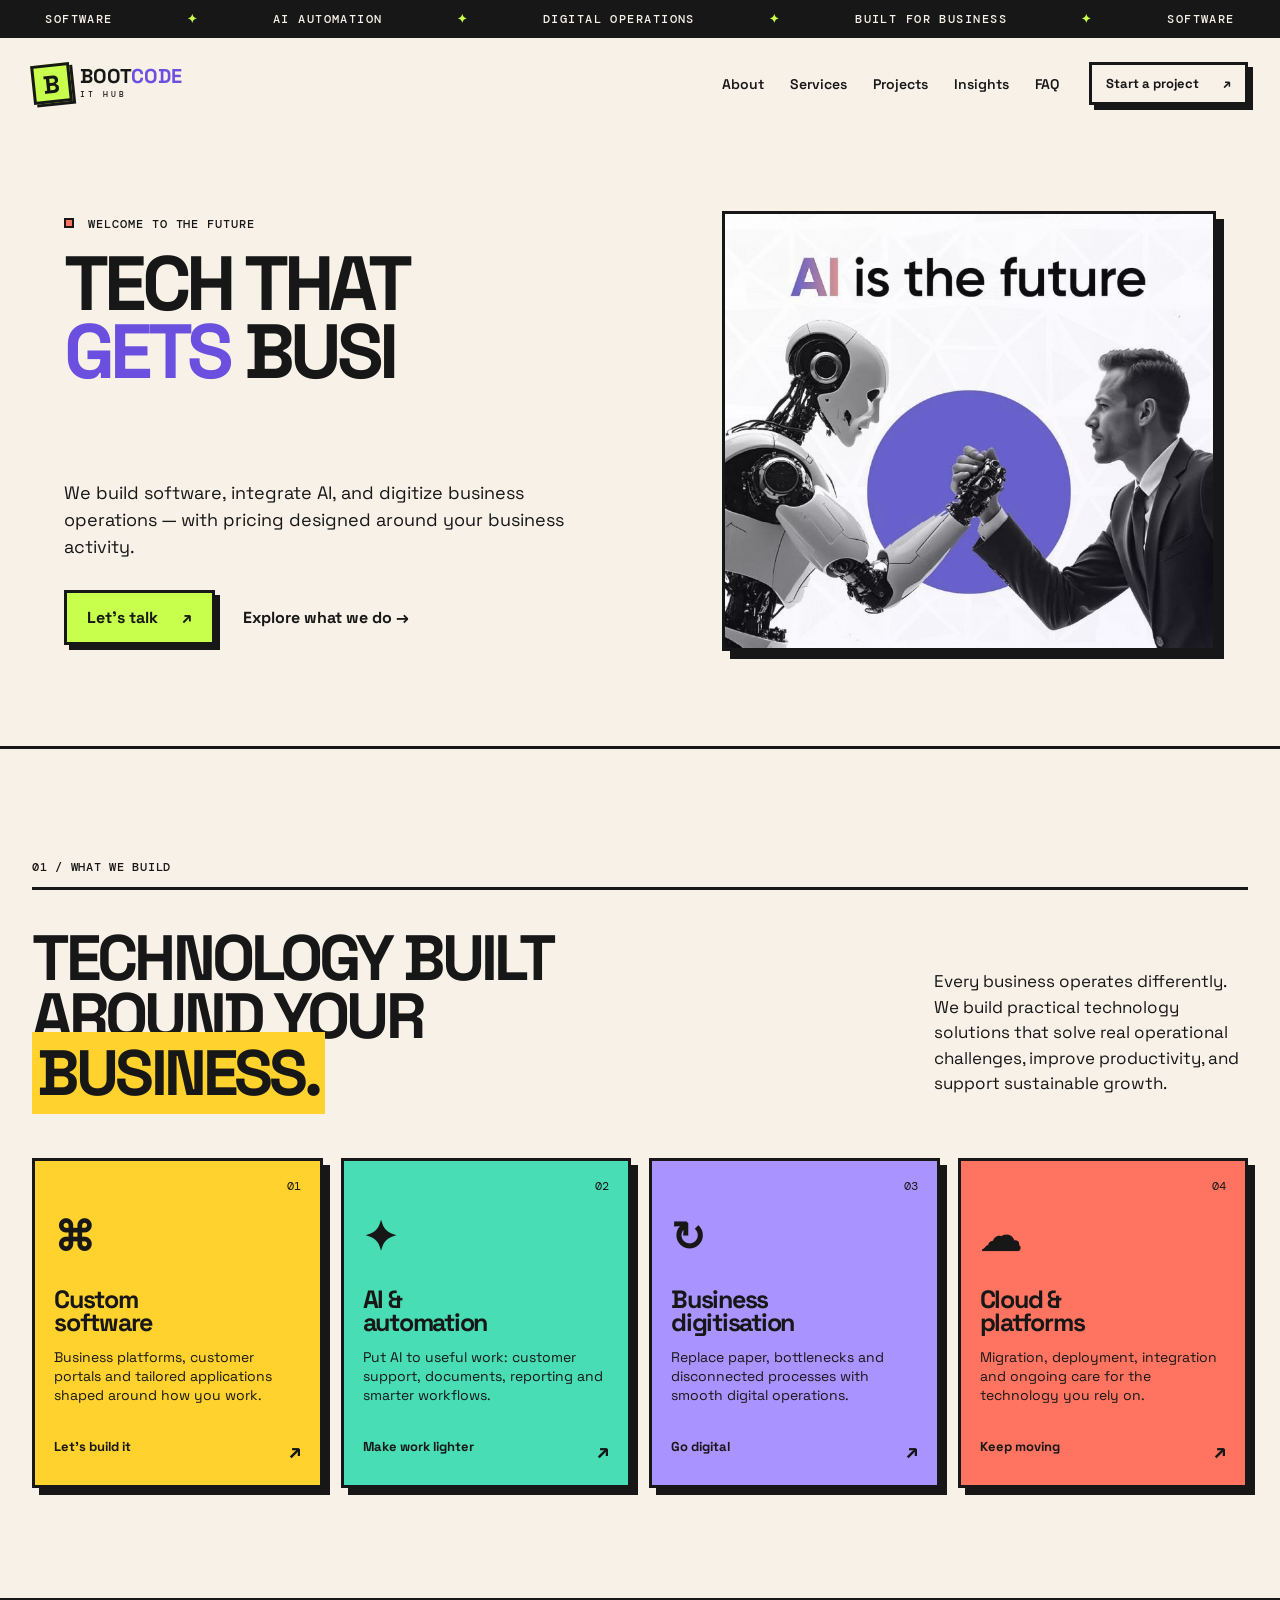
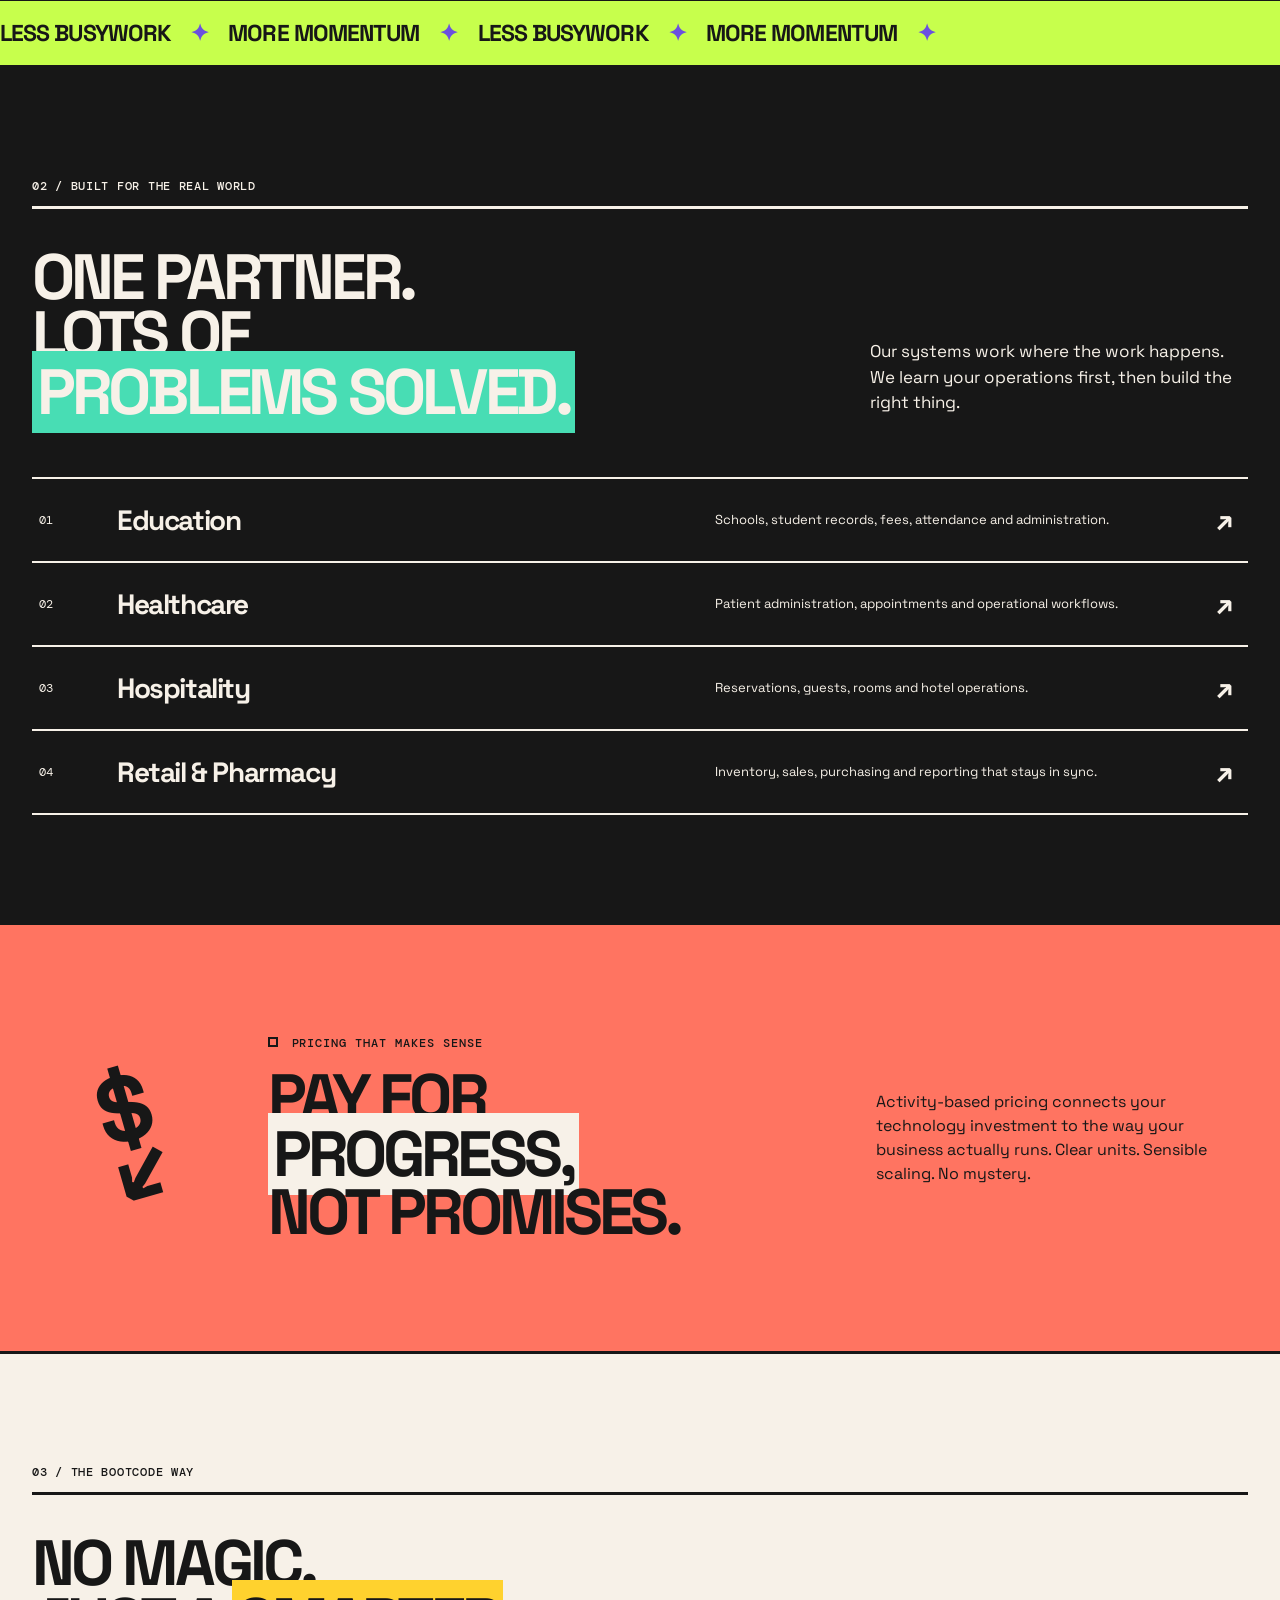
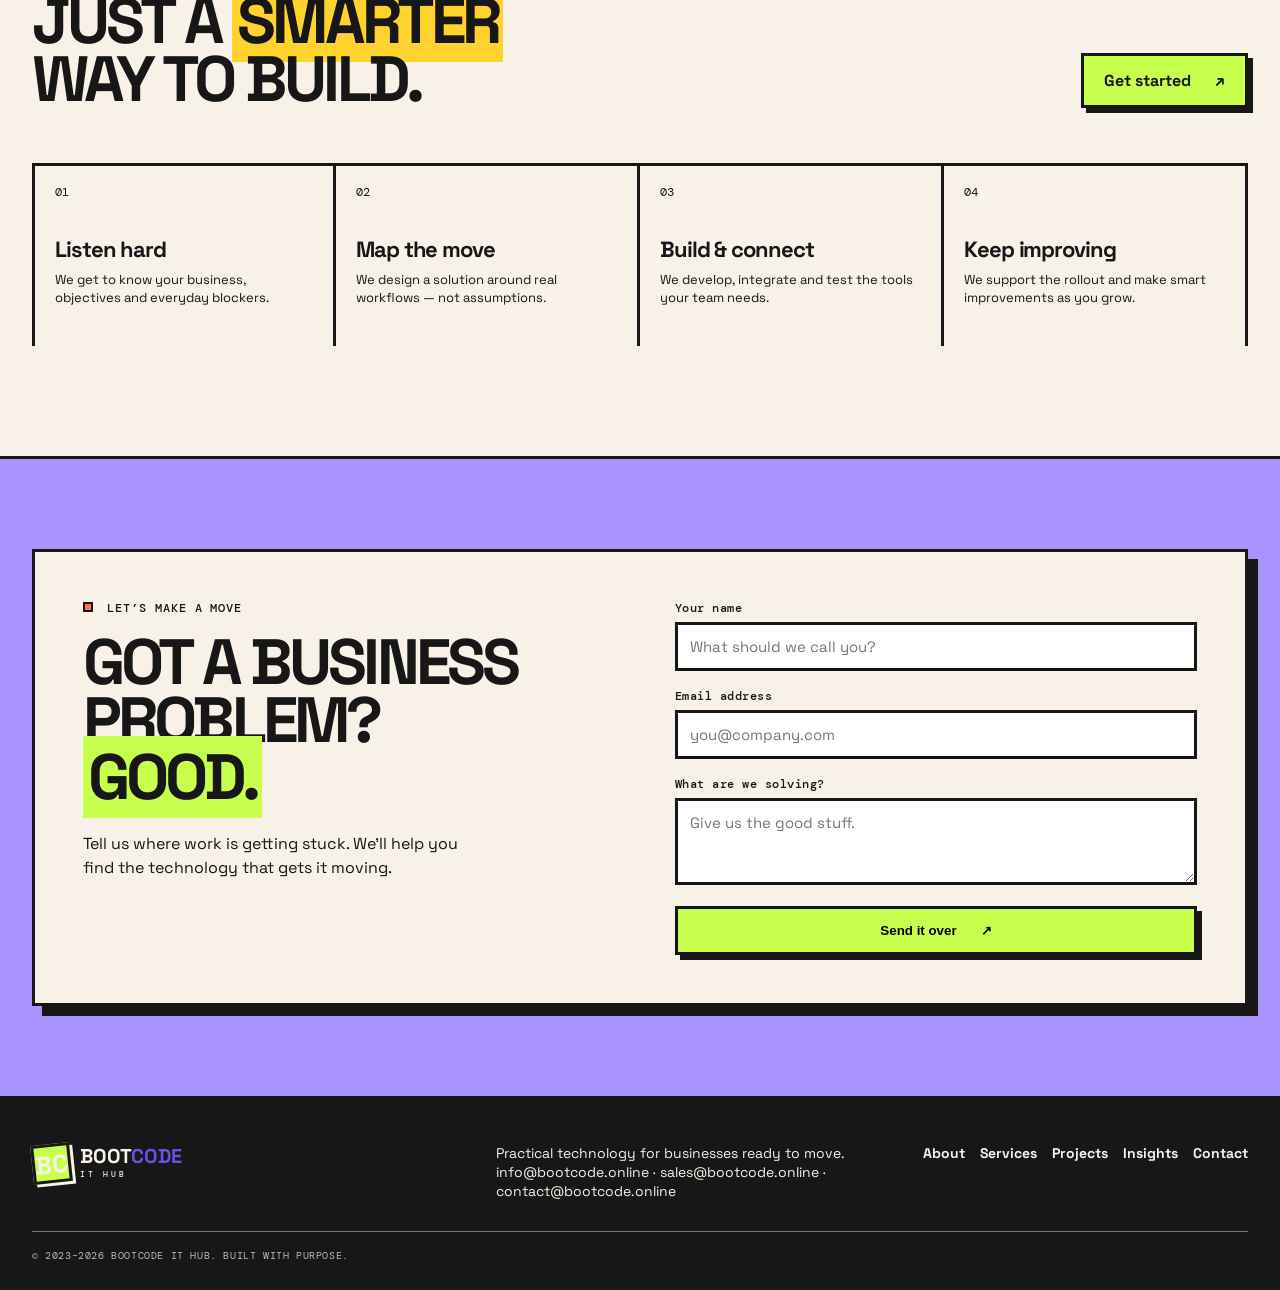
<file: index.html>
<!DOCTYPE html>
<html lang="en">
<head>
    <!-- Metas -->
    <meta http-equiv="content-type" content="text/html; charset=utf-8" />
    <meta name="viewport" content="width=device-width, initial-scale=1.0">
    <meta name="author" content="LionCoders" />
    <!-- Links -->
    <link rel="icon" type="image/png" href="images/favicon.png" />
    <link rel="preconnect" href="https://fonts.googleapis.com">
    <link rel="preconnect" href="https://fonts.gstatic.com" crossorigin>
    <link href="https://fonts.googleapis.com/css2?family=DM+Mono:wght@400;500&family=Space+Grotesk:wght@400;500;600;700&display=swap" rel="stylesheet">
    <link href="css/main.css" rel="stylesheet" />
    <link href="css/home-correction.css" rel="stylesheet" />
    <!-- Document Title -->
    <title>BootCode IT Hub</title>
</head>
<body>
  <div class="neo-site">
    <div class="ticker"><span>SOFTWARE</span> <b>✦</b> <span>AI AUTOMATION</span> <b>✦</b> <span>DIGITAL OPERATIONS</span> <b>✦</b> <span>BUILT FOR BUSINESS</span> <b>✦</b> <span>SOFTWARE</span></div>
    <header class="neo-header" id="top">
      <a class="neo-brand" href="#top"><span class="neo-mark">B</span><span>BOOT<span>CODE</span><small>IT HUB</small></span></a>
      <button class="neo-menu" type="button" aria-expanded="false">MENU <b>+</b></button>
      <nav class="neo-nav"><a href="about.html">About</a><a href="services.html">Services</a><a href="projects.html">Projects</a><a href="blog.html">Insights</a><a href="faq.html">FAQ</a></nav>
      <a class="neo-button neo-small" href="contact.html">Start a project <b>↗</b></a>
    </header>
    <main>
      <section class="neo-hero">
        <div class="neo-copy"><p class="neo-eyebrow"><i></i> GHANA-BASED. WORLD-READY.</p><h1>TECH THAT<br><em>GETS</em> BUSINESS<br>MOVING.</h1><p class="neo-lead">We build software, integrate AI, and turn manual operations into systems that actually pull their weight.</p><div class="neo-actions"><a class="neo-button neo-primary" href="contact.html">Let’s talk <b>↗</b></a><a class="neo-link" href="services.html">Explore what we do <b>→</b></a></div></div>
        <div class="neo-art" aria-hidden="true"><div class="neo-orbit one"></div><div class="neo-orbit two"></div><div class="neo-window"><div><i></i><i></i><i></i><span>bootcode.exe</span></div><section><p>&gt; solve(business_problem)</p><p class="lime">✓ practical solution found</p><p>&gt; build. automate. grow.</p><b>_</b></section></div><span class="neo-sticker ai">AI<br>+<br>YOU</span><span class="neo-sticker star">✦</span><span class="neo-sticker arrow">↗</span></div>
        <p class="neo-scroll">SCROLL TO<br>MAKE IT REAL <b>↓</b></p>
      </section>
      <section class="neo-section neo-intro" id="neo-services"><p class="neo-kicker">01 / WHAT WE BUILD</p><div class="neo-intro-head"><h2>YOUR BUSINESS<br>ISN’T <mark>GENERIC.</mark><br>YOUR TECH<br>SHOULDN’T BE EITHER.</h2><p>From first idea to daily operation, BootCode creates the practical digital tools that help ambitious teams work smarter.</p></div><div class="neo-grid"><article class="yellow"><small>01</small><strong>⌘</strong><h3>Custom<br>software</h3><p>Business platforms, customer portals and tailored applications shaped around how you work.</p><a href="#neo-contact">Let’s build it <b>↗</b></a></article><article class="mint"><small>02</small><strong>✦</strong><h3>AI &amp;<br>automation</h3><p>Put AI to useful work: customer support, documents, reporting and smarter workflows.</p><a href="#neo-contact">Make work lighter <b>↗</b></a></article><article class="lilac"><small>03</small><strong>↻</strong><h3>Business<br>digitisation</h3><p>Replace paper, bottlenecks and disconnected processes with smooth digital operations.</p><a href="#neo-contact">Go digital <b>↗</b></a></article><article class="coral"><small>04</small><strong>☁</strong><h3>Cloud &amp;<br>platforms</h3><p>Migration, deployment, integration and ongoing care for the technology you rely on.</p><a href="#neo-contact">Keep moving <b>↗</b></a></article></div></section>
      <div class="neo-marquee">LESS BUSYWORK <b>✦</b> MORE MOMENTUM <b>✦</b> LESS BUSYWORK <b>✦</b> MORE MOMENTUM <b>✦</b></div>
      <section class="neo-section neo-industries" id="industries"><p class="neo-kicker">02 / BUILT FOR THE REAL WORLD</p><div class="neo-industries-head"><h2>ONE PARTNER.<br>LOTS OF<br><mark>PROBLEMS SOLVED.</mark></h2><p>Our systems work where the work happens. We learn your operations first, then build the right thing.</p></div><div class="neo-industries-list"><article><small>01</small><h3>Education</h3><p>Schools, student records, fees, attendance and administration.</p><b>↗</b></article><article><small>02</small><h3>Healthcare</h3><p>Patient administration, appointments and operational workflows.</p><b>↗</b></article><article><small>03</small><h3>Hospitality</h3><p>Reservations, guests, rooms and hotel operations.</p><b>↗</b></article><article><small>04</small><h3>Retail &amp; Pharmacy</h3><p>Inventory, sales, purchasing and reporting that stays in sync.</p><b>↗</b></article></div></section>
      <section class="neo-price neo-section"><b class="neo-dollar">$<br>↙</b><div><p class="neo-eyebrow"><i></i> PRICING THAT MAKES SENSE</p><h2>PAY FOR<br><mark>PROGRESS,</mark><br>NOT PROMISES.</h2></div><p>Activity-based pricing connects your technology investment to the way your business actually runs. Clear units. Sensible scaling. No mystery.</p></section>
      <section class="neo-section neo-approach" id="approach"><p class="neo-kicker">03 / THE BOOTCODE WAY</p><div class="neo-approach-head"><h2>NO MAGIC.<br>JUST A <mark>SMARTER</mark><br>WAY TO BUILD.</h2><a class="neo-button neo-primary" href="#neo-contact">Get started <b>↗</b></a></div><ol><li><small>01</small><h3>Listen hard</h3><p>We get to know your business, objectives and everyday blockers.</p></li><li><small>02</small><h3>Map the move</h3><p>We design a solution around real workflows — not assumptions.</p></li><li><small>03</small><h3>Build &amp; connect</h3><p>We develop, integrate and test the tools your team needs.</p></li><li><small>04</small><h3>Keep improving</h3><p>We support the rollout and make smart improvements as you grow.</p></li></ol></section>
      <section class="neo-contact" id="neo-contact"><div><section><p class="neo-eyebrow"><i></i> LET’S MAKE A MOVE</p><h2>GOT A BUSINESS<br>PROBLEM?<br><mark>GOOD.</mark></h2><p>Tell us where work is getting stuck. We’ll help you find the technology that gets it moving.</p></section><form><label>Your name<input placeholder="What should we call you?"></label><label>Email address<input type="email" placeholder="you@company.com"></label><label>What are we solving?<textarea rows="3" placeholder="Give us the good stuff."></textarea></label><button class="neo-button neo-primary">Send it over <b>↗</b></button></form></div></section>
      <section class="cui-section" id="cui"><div class="cui-copy"><p class="neo-eyebrow"><i></i> WELCOME TO THE FUTURE</p><h2>EVERY SYSTEM.<br>ONE <mark>CONVERSATION.</mark></h2><p>CUI — Cognitive User Interface — is built into every BootCode product. Your people simply ask in English: “show today’s sales”, “prepare the weekly report”, or “follow up with overdue payments”. The work gets done without hunting through menus.</p><a class="neo-button neo-primary" href="contact.html">Build with CUI <b>↗</b></a></div><div class="cui-demo"><div class="cui-top"><span></span><span></span><span></span><b>BootCode CUI</b></div><div class="cui-message user">Create this month’s operations report.</div><div class="cui-message system"><i>✦</i><p>Done. I’ve compiled performance, exceptions and next steps.</p><button>Open report ↗</button></div><div class="cui-input">Ask your system anything… <b>↑</b></div></div></section>
      <section class="neo-contact-emails"><p>DIRECT LINES</p><a href="mailto:info@bootcode.online">info@bootcode.online</a><a href="mailto:sales@bootcode.online">sales@bootcode.online</a><a href="mailto:contact@bootcode.online">contact@bootcode.online</a></section>
    </main>
    <footer class="neo-footer"><a class="neo-brand" href="#top"><span class="neo-mark">BC</span><span>BOOT<span>CODE</span><small>IT HUB</small></span></a><p>Practical technology for businesses ready to move.<br><a href="mailto:info@bootcode.online">info@bootcode.online</a> · <a href="mailto:sales@bootcode.online">sales@bootcode.online</a> · <a href="mailto:contact@bootcode.online">contact@bootcode.online</a></p><nav><a href="about.html">About</a><a href="services.html">Services</a><a href="projects.html">Projects</a><a href="blog.html">Insights</a><a href="contact.html">Contact</a></nav><small>© 2023–2026 BOOTCODE IT HUB. BUILT WITH PURPOSE.</small></footer>
  </div>
  <script src="js/main.js"></script>
  <script src="js/motion.js"></script>
  <script src="js/home-correction.js"></script>
</body>
</html>
</file>
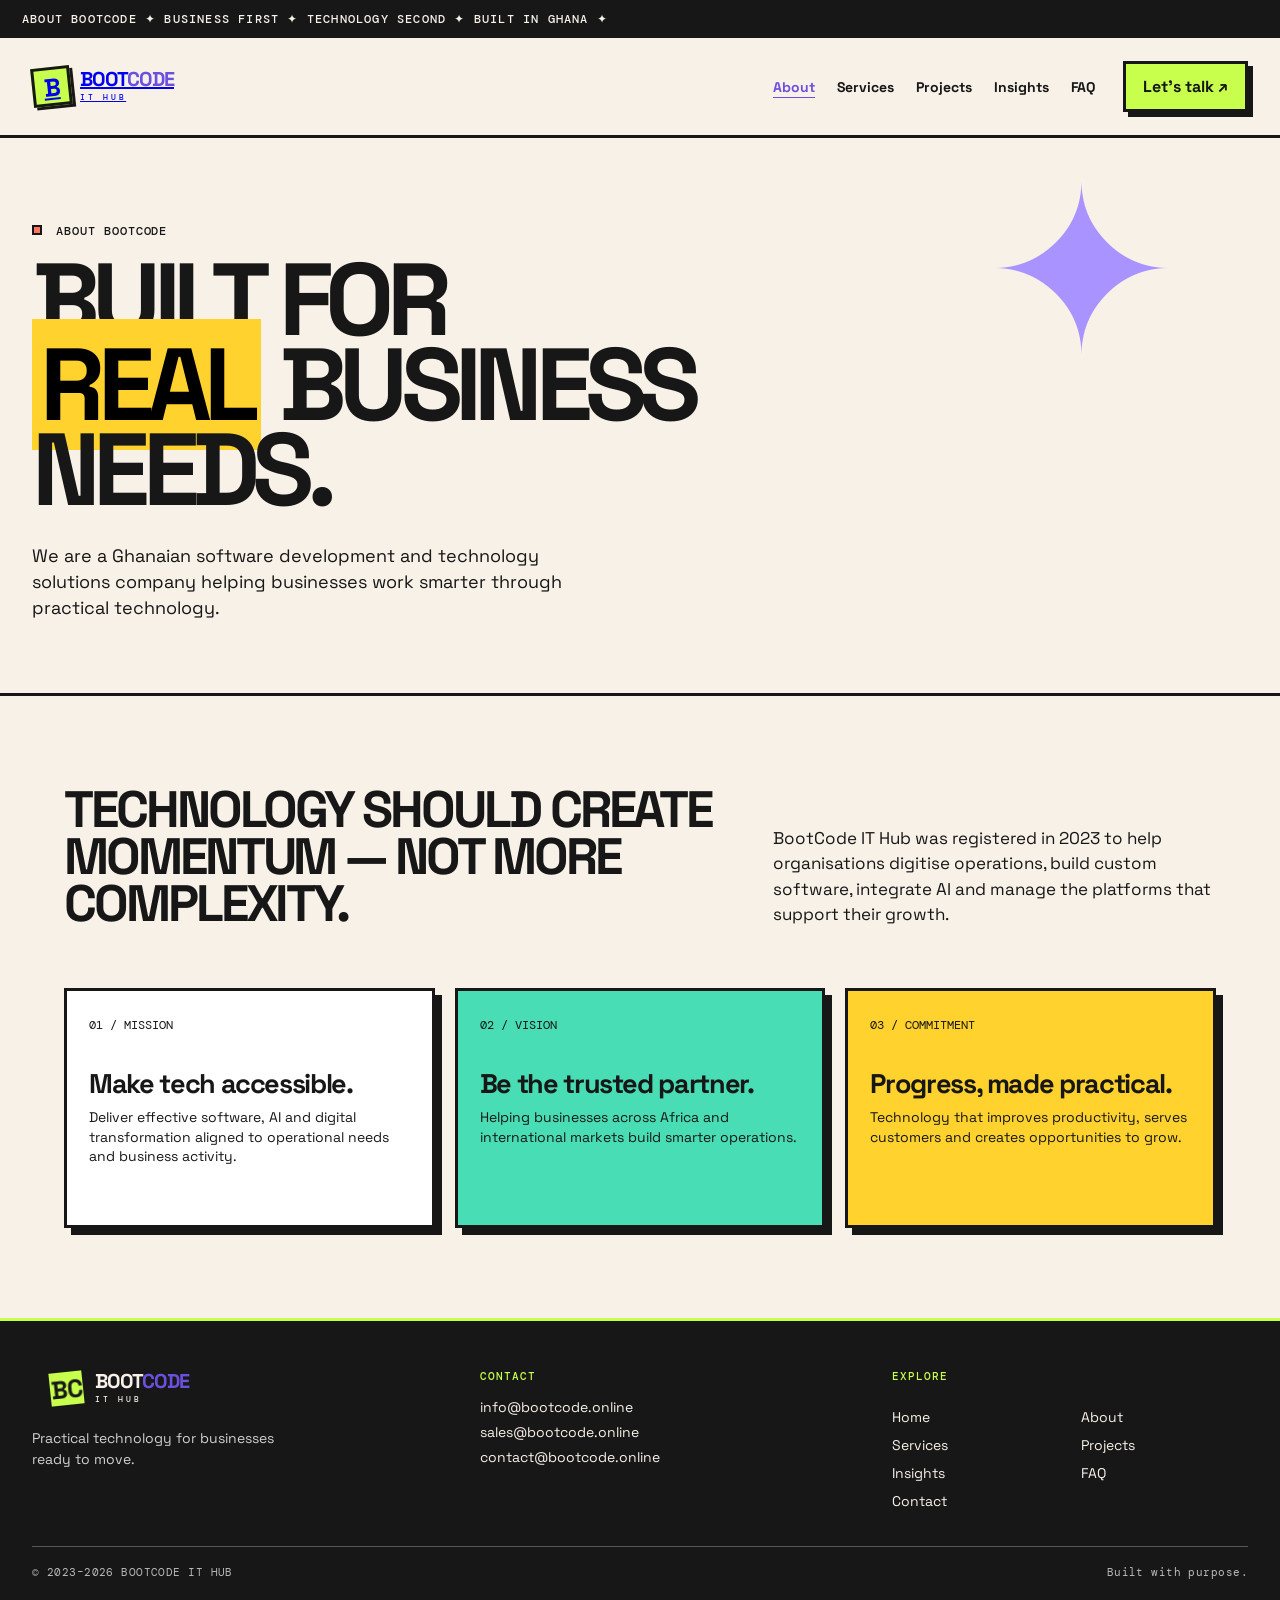
<file: about.html>
<!doctype html><html lang="en"><head><meta charset="utf-8"><meta name="viewport" content="width=device-width,initial-scale=1"><title>About | BootCode IT Hub</title><link rel="preconnect" href="https://fonts.googleapis.com"><link href="https://fonts.googleapis.com/css2?family=DM+Mono:wght@400;500&family=Space+Grotesk:wght@400;500;600;700&display=swap" rel="stylesheet"><link rel="stylesheet" href="css/page.css"></head><body class="page-body"><div class="page-ticker"><span>ABOUT BOOTCODE ✦ BUSINESS FIRST ✦ TECHNOLOGY SECOND ✦ BUILT IN GHANA ✦ </span></div><header class="page-header"><a class="page-brand" href="index.html"><b>B</b><span>BOOT<em>CODE</em><small>IT HUB</small></span></a><nav class="page-nav"><a class="active" href="about.html">About</a><a href="services.html">Services</a><a href="projects.html">Projects</a><a href="blog.html">Insights</a><a href="faq.html">FAQ</a></nav><a class="page-cta" href="contact.html">Let’s talk ↗</a></header><section class="page-hero"><p class="page-eyebrow"><i></i> ABOUT BOOTCODE</p><h1>BUILT FOR<br><mark>REAL</mark> BUSINESS<br>NEEDS.</h1><p>We are a Ghanaian software development and technology solutions company helping businesses work smarter through practical technology.</p></section><main class="page-main"><div class="page-intro"><h2>TECHNOLOGY SHOULD CREATE MOMENTUM — NOT MORE COMPLEXITY.</h2><p>BootCode IT Hub was registered in 2023 to help organisations digitise operations, build custom software, integrate AI and manage the platforms that support their growth.</p></div><div class="page-cards"><article class="page-card"><small>01 / MISSION</small><h3>Make tech accessible.</h3><p>Deliver effective software, AI and digital transformation aligned to operational needs and business activity.</p></article><article class="page-card"><small>02 / VISION</small><h3>Be the trusted partner.</h3><p>Helping businesses across Africa and international markets build smarter operations.</p></article><article class="page-card"><small>03 / COMMITMENT</small><h3>Progress, made practical.</h3><p>Technology that improves productivity, serves customers and creates opportunities to grow.</p></article></div></main><footer class="page-footer"><div class="page-footer-main"><a class="page-brand" href="index.html" aria-label="BootCode IT Hub home"><b>BC</b><span>BOOT<em>CODE</em><small>IT HUB</small></span></a><p>Practical technology for businesses ready to move.</p></div><div class="page-footer-contact"><span class="page-footer-label">CONTACT</span><a href="mailto:info@bootcode.online">info@bootcode.online</a><a href="mailto:sales@bootcode.online">sales@bootcode.online</a><a href="mailto:contact@bootcode.online">contact@bootcode.online</a></div><nav aria-label="Footer navigation"><span class="page-footer-label">EXPLORE</span><a href="index.html">Home</a><a href="about.html">About</a><a href="services.html">Services</a><a href="projects.html">Projects</a><a href="blog.html">Insights</a><a href="faq.html">FAQ</a><a href="contact.html">Contact</a></nav><div class="page-footer-bottom"><small>© 2023–2026 BOOTCODE IT HUB</small><span>Built with purpose.</span></div></footer></body></html>
</file>
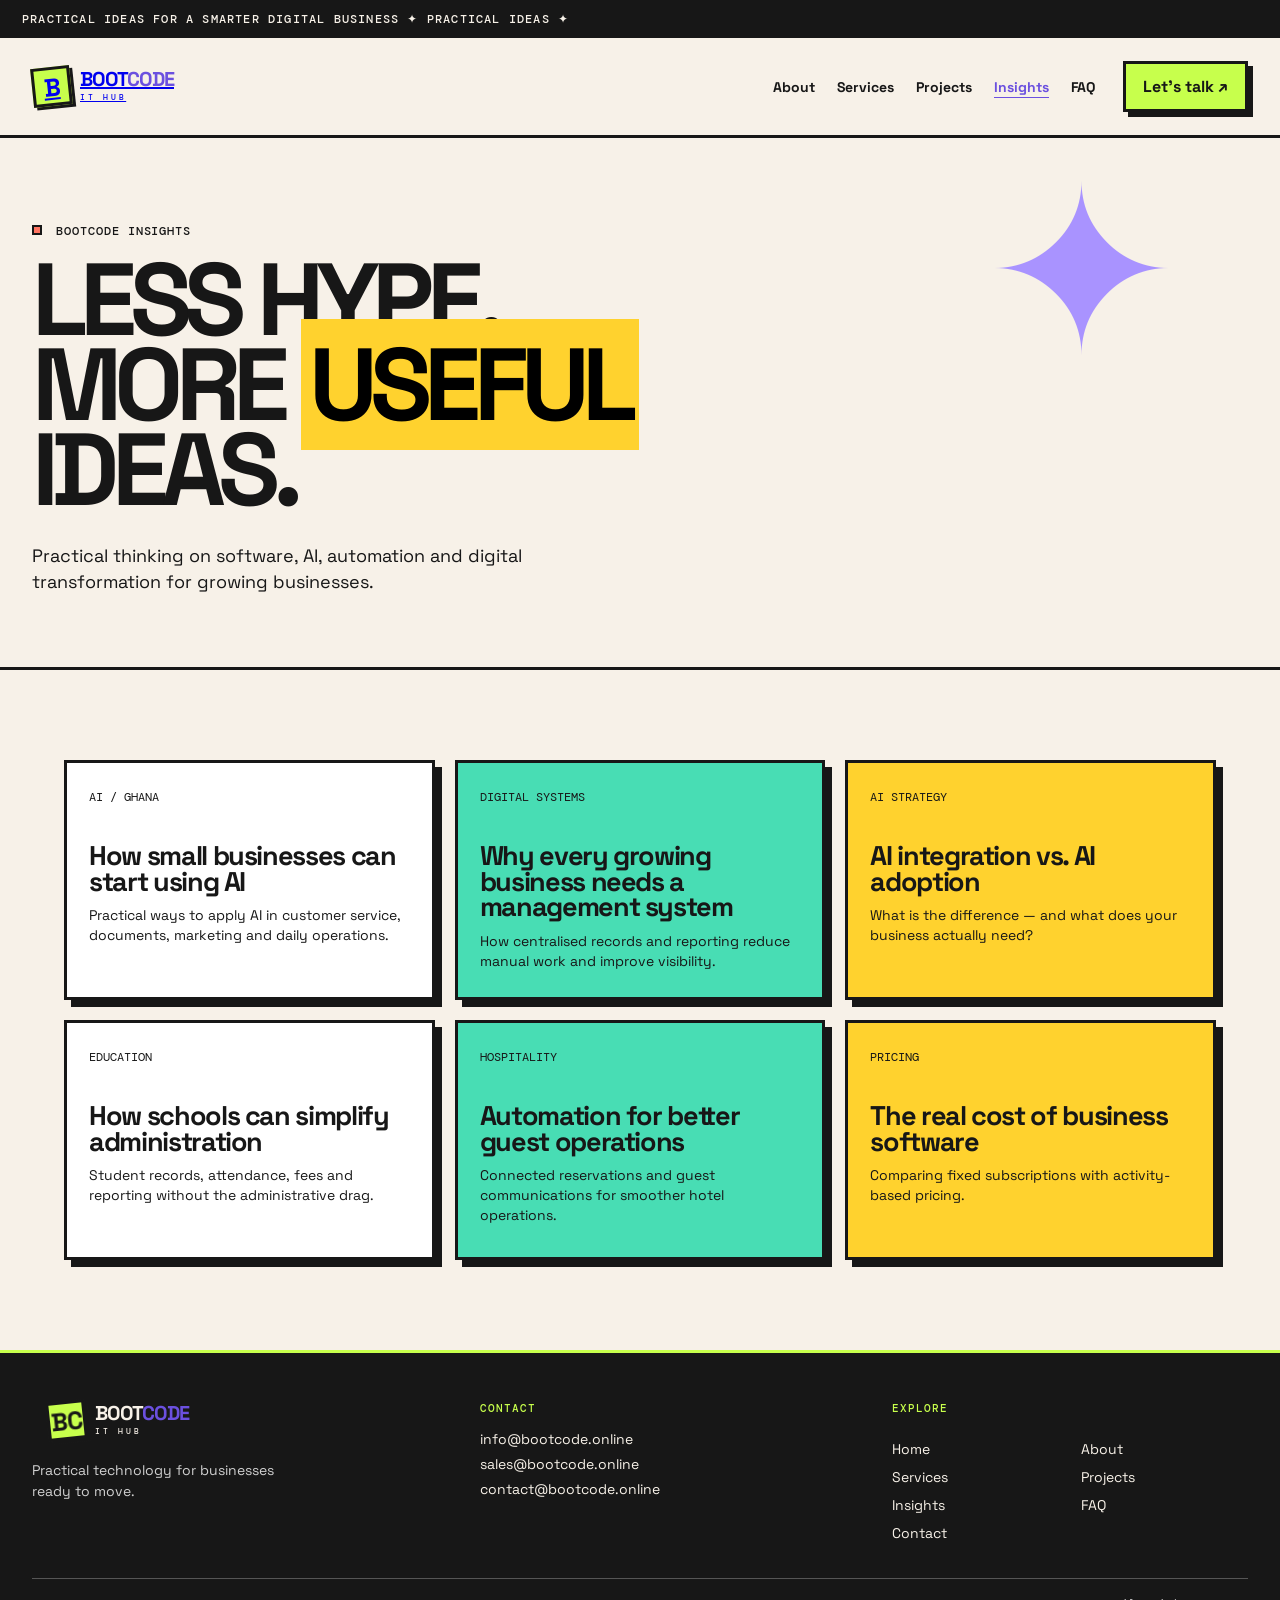
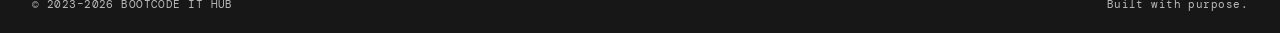
<file: blog.html>
<!doctype html><html lang="en"><head><meta charset="utf-8"><meta name="viewport" content="width=device-width,initial-scale=1"><title>Insights | BootCode IT Hub</title><link rel="preconnect" href="https://fonts.googleapis.com"><link href="https://fonts.googleapis.com/css2?family=DM+Mono:wght@400;500&family=Space+Grotesk:wght@400;500;600;700&display=swap" rel="stylesheet"><link rel="stylesheet" href="css/page.css"></head><body class="page-body"><div class="page-ticker"><span>PRACTICAL IDEAS FOR A SMARTER DIGITAL BUSINESS ✦ PRACTICAL IDEAS ✦ </span></div><header class="page-header"><a class="page-brand" href="index.html"><b>B</b><span>BOOT<em>CODE</em><small>IT HUB</small></span></a><nav class="page-nav"><a href="about.html">About</a><a href="services.html">Services</a><a href="projects.html">Projects</a><a class="active" href="blog.html">Insights</a><a href="faq.html">FAQ</a></nav><a class="page-cta" href="contact.html">Let’s talk ↗</a></header><section class="page-hero"><p class="page-eyebrow"><i></i> BOOTCODE INSIGHTS</p><h1>LESS HYPE.<br>MORE <mark>USEFUL</mark><br>IDEAS.</h1><p>Practical thinking on software, AI, automation and digital transformation for growing businesses.</p></section><main class="page-main"><div class="page-cards"><article class="page-card"><small>AI / GHANA</small><h3>How small businesses can start using AI</h3><p>Practical ways to apply AI in customer service, documents, marketing and daily operations.</p></article><article class="page-card"><small>DIGITAL SYSTEMS</small><h3>Why every growing business needs a management system</h3><p>How centralised records and reporting reduce manual work and improve visibility.</p></article><article class="page-card"><small>AI STRATEGY</small><h3>AI integration vs. AI adoption</h3><p>What is the difference — and what does your business actually need?</p></article><article class="page-card"><small>EDUCATION</small><h3>How schools can simplify administration</h3><p>Student records, attendance, fees and reporting without the administrative drag.</p></article><article class="page-card"><small>HOSPITALITY</small><h3>Automation for better guest operations</h3><p>Connected reservations and guest communications for smoother hotel operations.</p></article><article class="page-card"><small>PRICING</small><h3>The real cost of business software</h3><p>Comparing fixed subscriptions with activity-based pricing.</p></article></div></main><footer class="page-footer"><div class="page-footer-main"><a class="page-brand" href="index.html" aria-label="BootCode IT Hub home"><b>BC</b><span>BOOT<em>CODE</em><small>IT HUB</small></span></a><p>Practical technology for businesses ready to move.</p></div><div class="page-footer-contact"><span class="page-footer-label">CONTACT</span><a href="mailto:info@bootcode.online">info@bootcode.online</a><a href="mailto:sales@bootcode.online">sales@bootcode.online</a><a href="mailto:contact@bootcode.online">contact@bootcode.online</a></div><nav aria-label="Footer navigation"><span class="page-footer-label">EXPLORE</span><a href="index.html">Home</a><a href="about.html">About</a><a href="services.html">Services</a><a href="projects.html">Projects</a><a href="blog.html">Insights</a><a href="faq.html">FAQ</a><a href="contact.html">Contact</a></nav><div class="page-footer-bottom"><small>© 2023–2026 BOOTCODE IT HUB</small><span>Built with purpose.</span></div></footer></body></html>
</file>
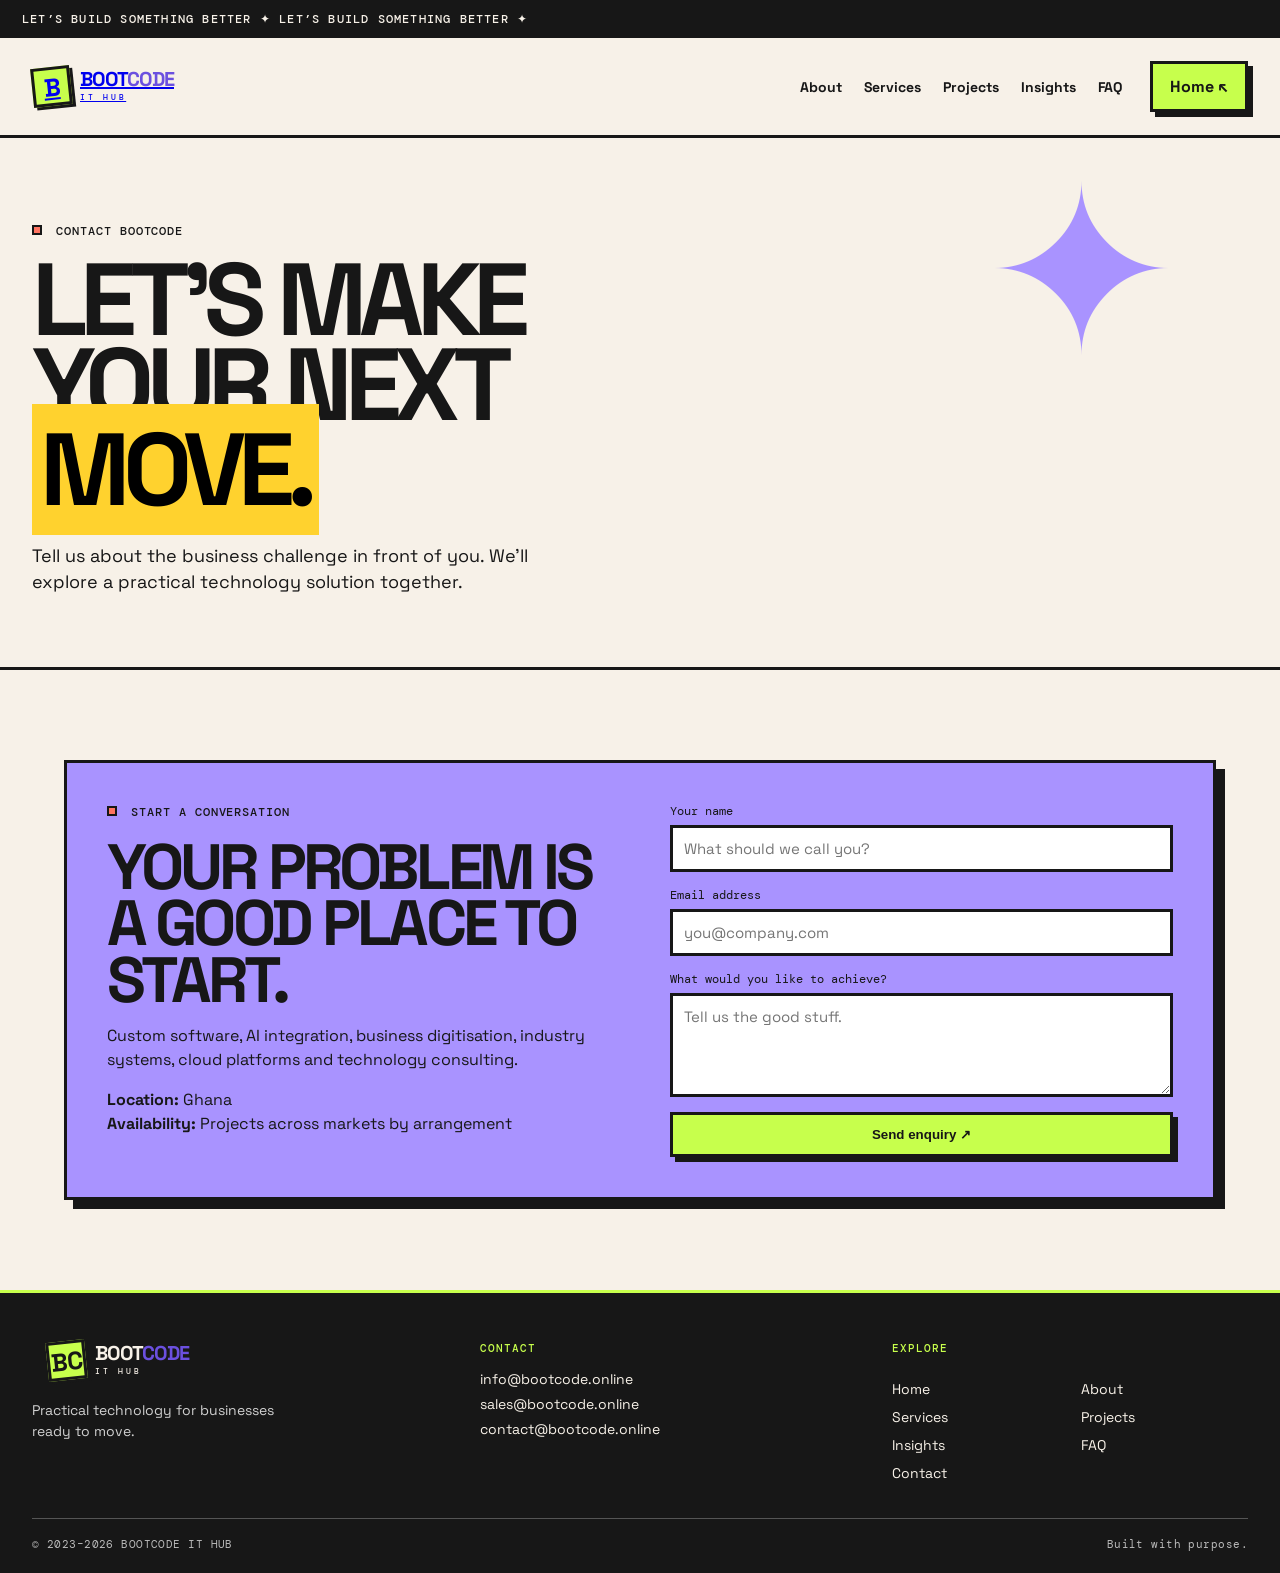
<file: contact.html>
<!doctype html><html lang="en"><head><meta charset="utf-8"><meta name="viewport" content="width=device-width,initial-scale=1"><title>Contact | BootCode IT Hub</title><link rel="preconnect" href="https://fonts.googleapis.com"><link href="https://fonts.googleapis.com/css2?family=DM+Mono:wght@400;500&family=Space+Grotesk:wght@400;500;600;700&display=swap" rel="stylesheet"><link rel="stylesheet" href="css/page.css"></head><body class="page-body"><div class="page-ticker"><span>LET’S BUILD SOMETHING BETTER ✦ LET’S BUILD SOMETHING BETTER ✦ </span></div><header class="page-header"><a class="page-brand" href="index.html"><b>B</b><span>BOOT<em>CODE</em><small>IT HUB</small></span></a><nav class="page-nav"><a href="about.html">About</a><a href="services.html">Services</a><a href="projects.html">Projects</a><a href="blog.html">Insights</a><a href="faq.html">FAQ</a></nav><a class="page-cta" href="index.html">Home ↖</a></header><section class="page-hero"><p class="page-eyebrow"><i></i> CONTACT BOOTCODE</p><h1>LET’S MAKE<br>YOUR NEXT<br><mark>MOVE.</mark></h1><p>Tell us about the business challenge in front of you. We’ll explore a practical technology solution together.</p></section><main class="page-main"><div class="contact-box"><section><p class="page-eyebrow"><i></i> START A CONVERSATION</p><h2>YOUR PROBLEM IS A GOOD PLACE TO START.</h2><p>Custom software, AI integration, business digitisation, industry systems, cloud platforms and technology consulting.</p><p><b>Location:</b> Ghana<br><b>Availability:</b> Projects across markets by arrangement</p></section><form><label>Your name<input placeholder="What should we call you?"></label><label>Email address<input type="email" placeholder="you@company.com"></label><label>What would you like to achieve?<textarea rows="4" placeholder="Tell us the good stuff."></textarea></label><button class="page-button" type="button">Send enquiry ↗</button></form></div></main><footer class="page-footer"><div class="page-footer-main"><a class="page-brand" href="index.html" aria-label="BootCode IT Hub home"><b>BC</b><span>BOOT<em>CODE</em><small>IT HUB</small></span></a><p>Practical technology for businesses ready to move.</p></div><div class="page-footer-contact"><span class="page-footer-label">CONTACT</span><a href="mailto:info@bootcode.online">info@bootcode.online</a><a href="mailto:sales@bootcode.online">sales@bootcode.online</a><a href="mailto:contact@bootcode.online">contact@bootcode.online</a></div><nav aria-label="Footer navigation"><span class="page-footer-label">EXPLORE</span><a href="index.html">Home</a><a href="about.html">About</a><a href="services.html">Services</a><a href="projects.html">Projects</a><a href="blog.html">Insights</a><a href="faq.html">FAQ</a><a href="contact.html">Contact</a></nav><div class="page-footer-bottom"><small>© 2023–2026 BOOTCODE IT HUB</small><span>Built with purpose.</span></div></footer></body></html>
</file>
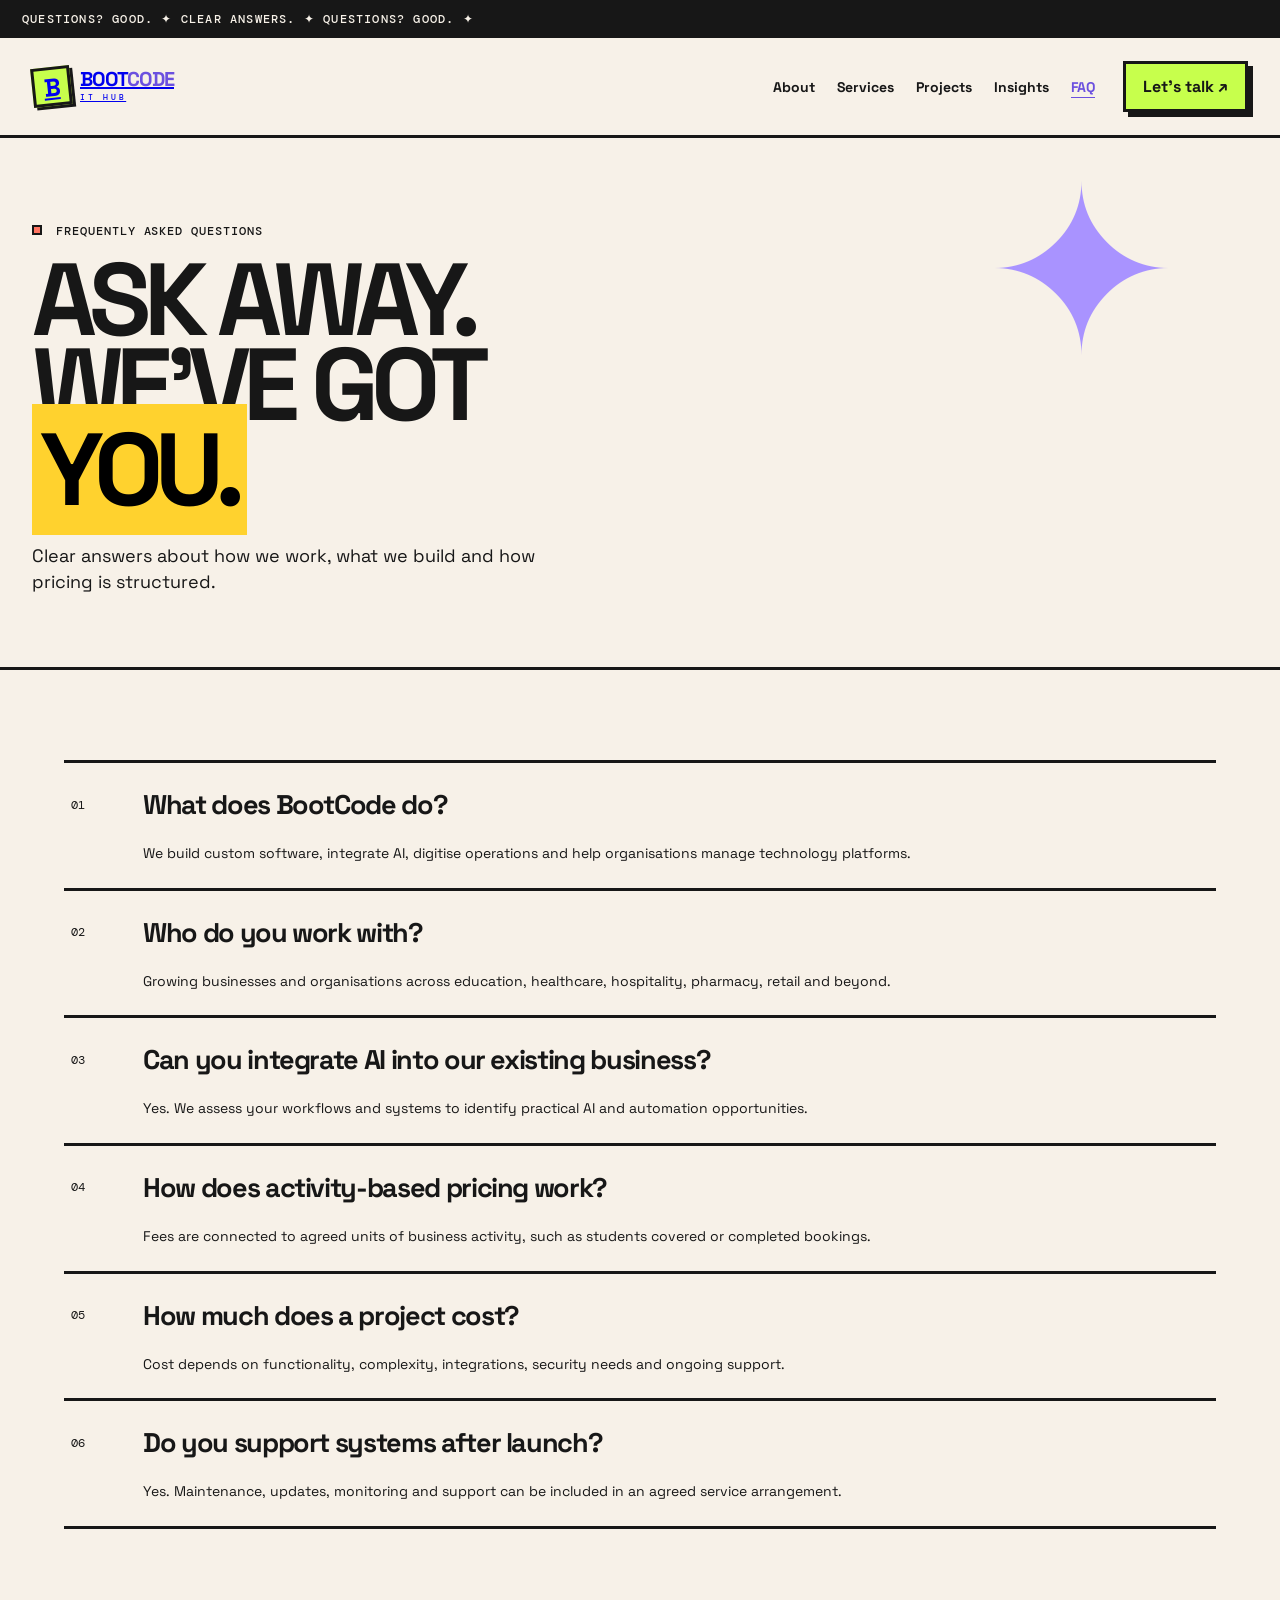
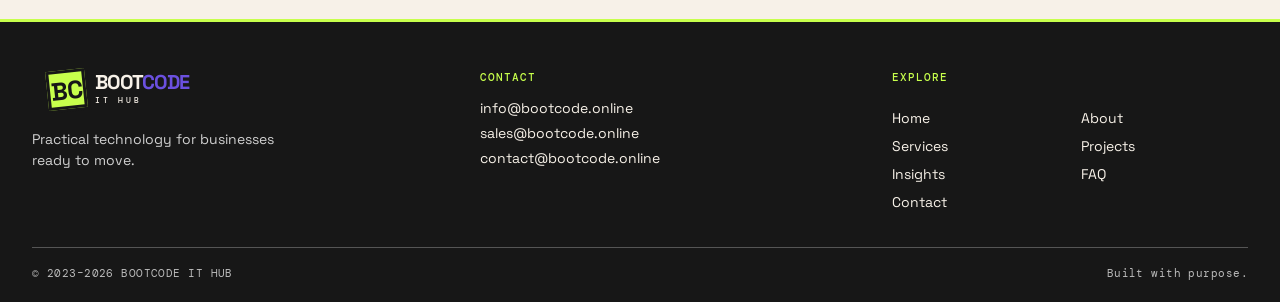
<file: faq.html>
<!doctype html><html lang="en"><head><meta charset="utf-8"><meta name="viewport" content="width=device-width,initial-scale=1"><title>FAQ | BootCode IT Hub</title><link rel="preconnect" href="https://fonts.googleapis.com"><link href="https://fonts.googleapis.com/css2?family=DM+Mono:wght@400;500&family=Space+Grotesk:wght@400;500;600;700&display=swap" rel="stylesheet"><link rel="stylesheet" href="css/page.css"></head><body class="page-body"><div class="page-ticker"><span>QUESTIONS? GOOD. ✦ CLEAR ANSWERS. ✦ QUESTIONS? GOOD. ✦ </span></div><header class="page-header"><a class="page-brand" href="index.html"><b>B</b><span>BOOT<em>CODE</em><small>IT HUB</small></span></a><nav class="page-nav"><a href="about.html">About</a><a href="services.html">Services</a><a href="projects.html">Projects</a><a href="blog.html">Insights</a><a class="active" href="faq.html">FAQ</a></nav><a class="page-cta" href="contact.html">Let’s talk ↗</a></header><section class="page-hero"><p class="page-eyebrow"><i></i> FREQUENTLY ASKED QUESTIONS</p><h1>ASK AWAY.<br>WE’VE GOT<br><mark>YOU.</mark></h1><p>Clear answers about how we work, what we build and how pricing is structured.</p></section><main class="page-main"><div class="page-list faq-list"><article><small>01</small><h3>What does BootCode do?</h3><p>We build custom software, integrate AI, digitise operations and help organisations manage technology platforms.</p></article><article><small>02</small><h3>Who do you work with?</h3><p>Growing businesses and organisations across education, healthcare, hospitality, pharmacy, retail and beyond.</p></article><article><small>03</small><h3>Can you integrate AI into our existing business?</h3><p>Yes. We assess your workflows and systems to identify practical AI and automation opportunities.</p></article><article><small>04</small><h3>How does activity-based pricing work?</h3><p>Fees are connected to agreed units of business activity, such as students covered or completed bookings.</p></article><article><small>05</small><h3>How much does a project cost?</h3><p>Cost depends on functionality, complexity, integrations, security needs and ongoing support.</p></article><article><small>06</small><h3>Do you support systems after launch?</h3><p>Yes. Maintenance, updates, monitoring and support can be included in an agreed service arrangement.</p></article></div></main><footer class="page-footer"><div class="page-footer-main"><a class="page-brand" href="index.html" aria-label="BootCode IT Hub home"><b>BC</b><span>BOOT<em>CODE</em><small>IT HUB</small></span></a><p>Practical technology for businesses ready to move.</p></div><div class="page-footer-contact"><span class="page-footer-label">CONTACT</span><a href="mailto:info@bootcode.online">info@bootcode.online</a><a href="mailto:sales@bootcode.online">sales@bootcode.online</a><a href="mailto:contact@bootcode.online">contact@bootcode.online</a></div><nav aria-label="Footer navigation"><span class="page-footer-label">EXPLORE</span><a href="index.html">Home</a><a href="about.html">About</a><a href="services.html">Services</a><a href="projects.html">Projects</a><a href="blog.html">Insights</a><a href="faq.html">FAQ</a><a href="contact.html">Contact</a></nav><div class="page-footer-bottom"><small>© 2023–2026 BOOTCODE IT HUB</small><span>Built with purpose.</span></div></footer></body></html>
</file>
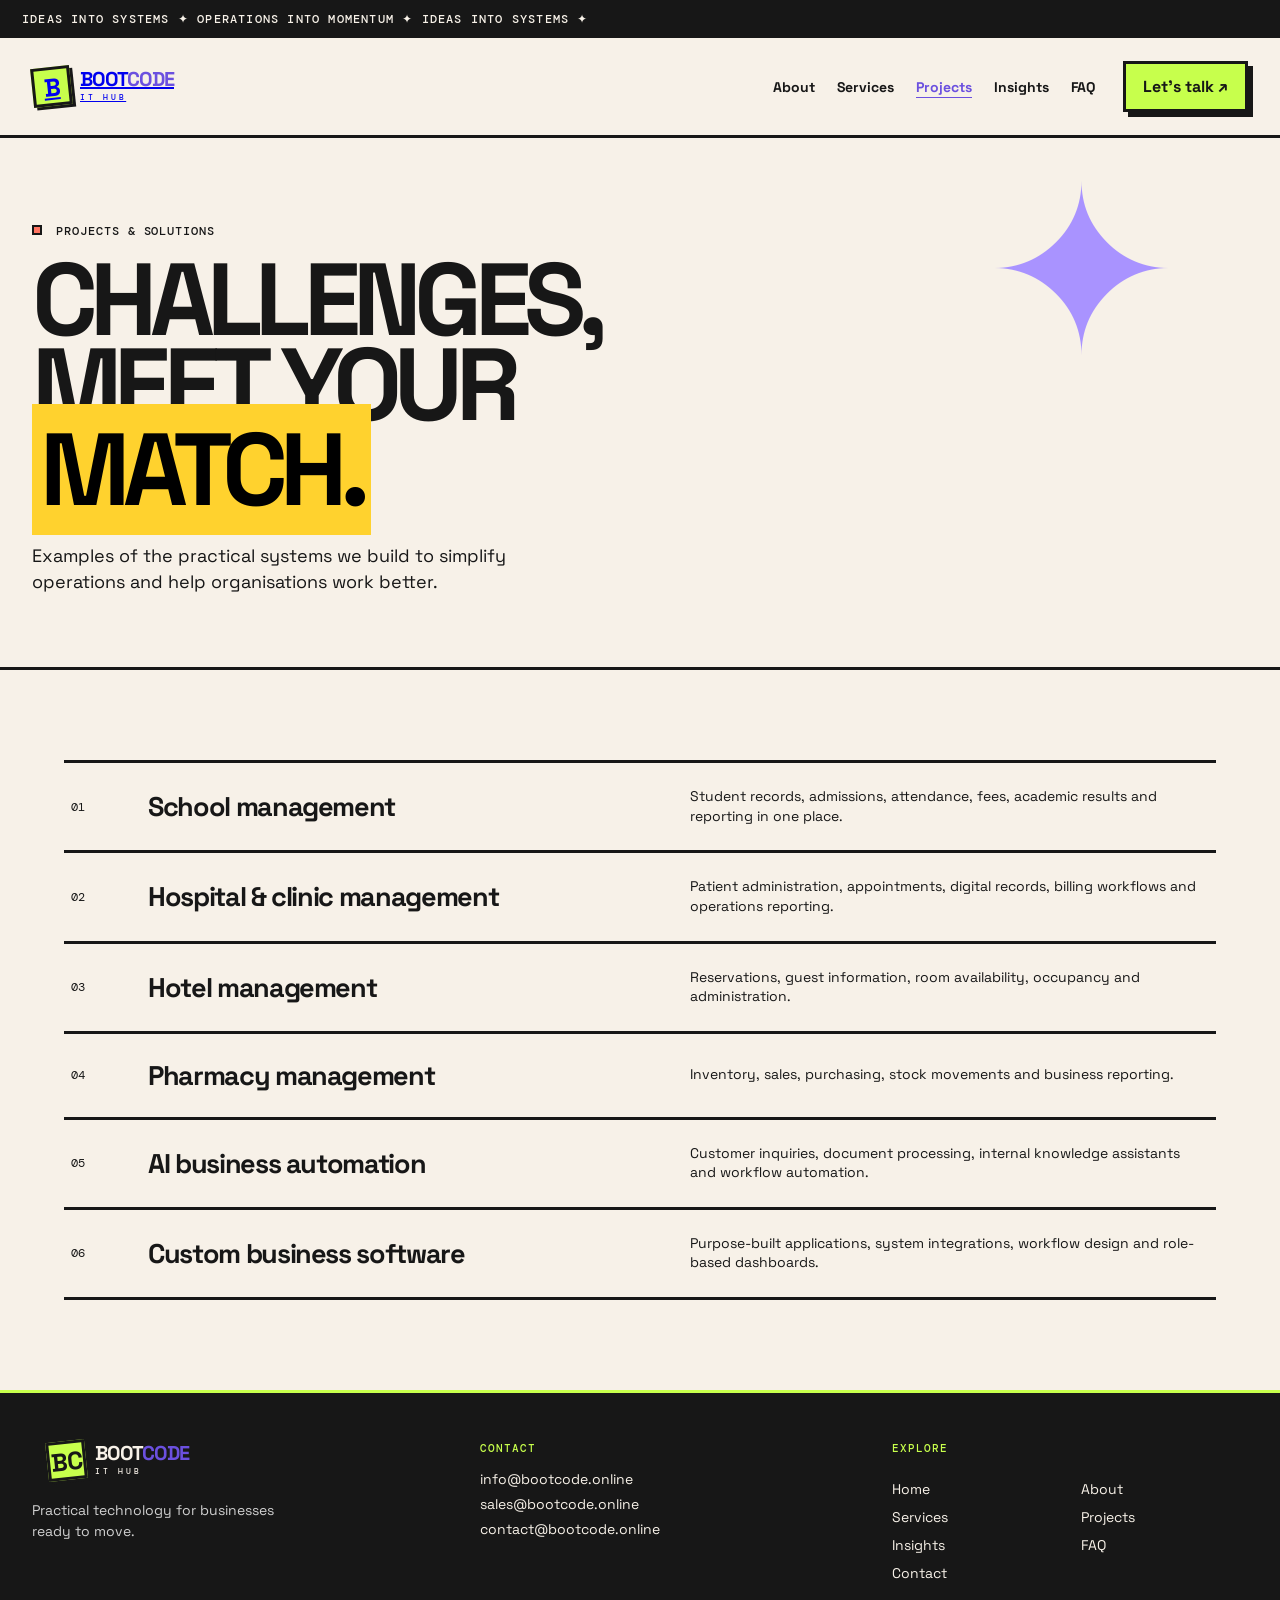
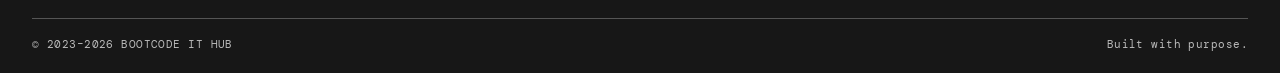
<file: projects.html>
<!doctype html><html lang="en"><head><meta charset="utf-8"><meta name="viewport" content="width=device-width,initial-scale=1"><title>Projects | BootCode IT Hub</title><link rel="preconnect" href="https://fonts.googleapis.com"><link href="https://fonts.googleapis.com/css2?family=DM+Mono:wght@400;500&family=Space+Grotesk:wght@400;500;600;700&display=swap" rel="stylesheet"><link rel="stylesheet" href="css/page.css"></head><body class="page-body"><div class="page-ticker"><span>IDEAS INTO SYSTEMS ✦ OPERATIONS INTO MOMENTUM ✦ IDEAS INTO SYSTEMS ✦ </span></div><header class="page-header"><a class="page-brand" href="index.html"><b>B</b><span>BOOT<em>CODE</em><small>IT HUB</small></span></a><nav class="page-nav"><a href="about.html">About</a><a href="services.html">Services</a><a class="active" href="projects.html">Projects</a><a href="blog.html">Insights</a><a href="faq.html">FAQ</a></nav><a class="page-cta" href="contact.html">Let’s talk ↗</a></header><section class="page-hero"><p class="page-eyebrow"><i></i> PROJECTS &amp; SOLUTIONS</p><h1>CHALLENGES,<br>MEET YOUR<br><mark>MATCH.</mark></h1><p>Examples of the practical systems we build to simplify operations and help organisations work better.</p></section><main class="page-main"><div class="page-list"><article><small>01</small><h3>School management</h3><p>Student records, admissions, attendance, fees, academic results and reporting in one place.</p></article><article><small>02</small><h3>Hospital &amp; clinic management</h3><p>Patient administration, appointments, digital records, billing workflows and operations reporting.</p></article><article><small>03</small><h3>Hotel management</h3><p>Reservations, guest information, room availability, occupancy and administration.</p></article><article><small>04</small><h3>Pharmacy management</h3><p>Inventory, sales, purchasing, stock movements and business reporting.</p></article><article><small>05</small><h3>AI business automation</h3><p>Customer inquiries, document processing, internal knowledge assistants and workflow automation.</p></article><article><small>06</small><h3>Custom business software</h3><p>Purpose-built applications, system integrations, workflow design and role-based dashboards.</p></article></div></main><footer class="page-footer"><div class="page-footer-main"><a class="page-brand" href="index.html" aria-label="BootCode IT Hub home"><b>BC</b><span>BOOT<em>CODE</em><small>IT HUB</small></span></a><p>Practical technology for businesses ready to move.</p></div><div class="page-footer-contact"><span class="page-footer-label">CONTACT</span><a href="mailto:info@bootcode.online">info@bootcode.online</a><a href="mailto:sales@bootcode.online">sales@bootcode.online</a><a href="mailto:contact@bootcode.online">contact@bootcode.online</a></div><nav aria-label="Footer navigation"><span class="page-footer-label">EXPLORE</span><a href="index.html">Home</a><a href="about.html">About</a><a href="services.html">Services</a><a href="projects.html">Projects</a><a href="blog.html">Insights</a><a href="faq.html">FAQ</a><a href="contact.html">Contact</a></nav><div class="page-footer-bottom"><small>© 2023–2026 BOOTCODE IT HUB</small><span>Built with purpose.</span></div></footer></body></html>
</file>
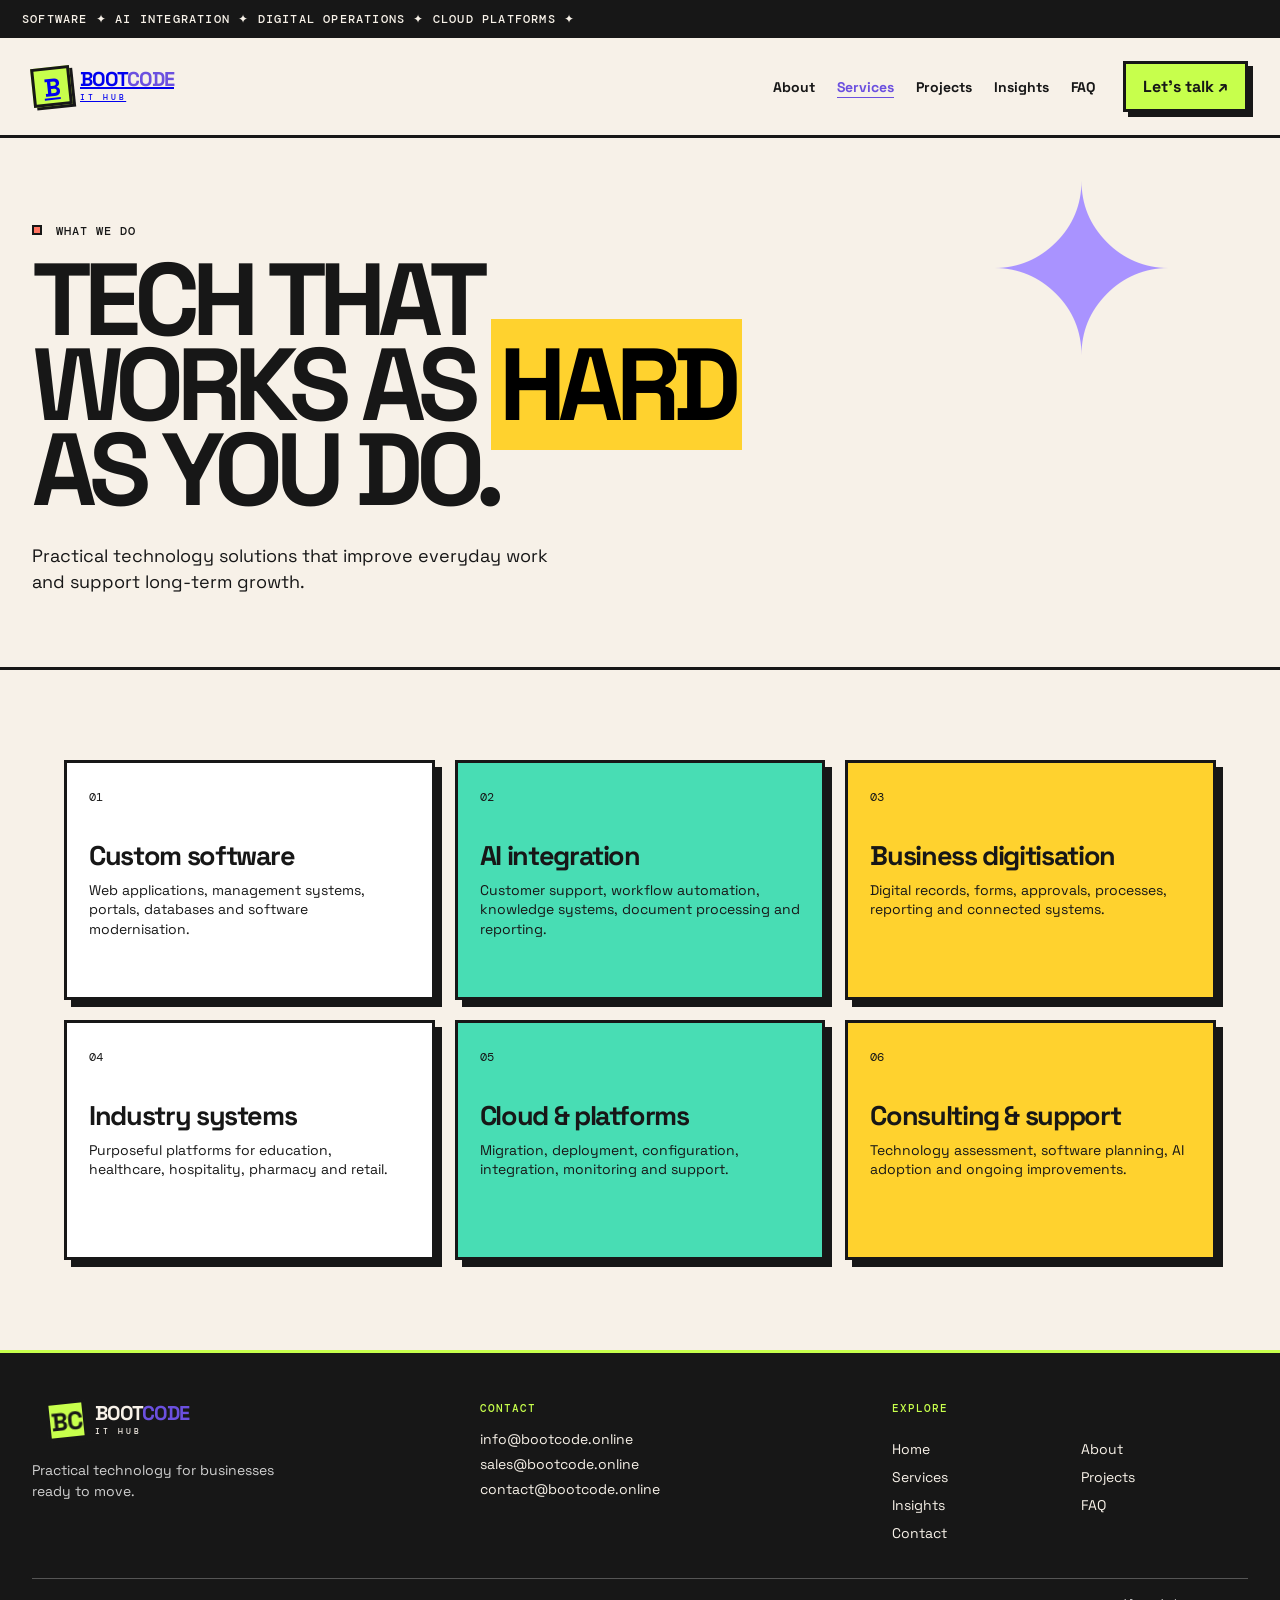
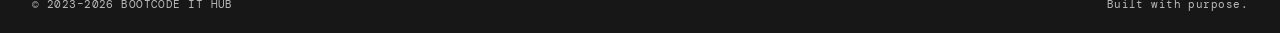
<file: services.html>
<!doctype html><html lang="en"><head><meta charset="utf-8"><meta name="viewport" content="width=device-width,initial-scale=1"><title>Services | BootCode IT Hub</title><link rel="preconnect" href="https://fonts.googleapis.com"><link href="https://fonts.googleapis.com/css2?family=DM+Mono:wght@400;500&family=Space+Grotesk:wght@400;500;600;700&display=swap" rel="stylesheet"><link rel="stylesheet" href="css/page.css"></head><body class="page-body"><div class="page-ticker"><span>SOFTWARE ✦ AI INTEGRATION ✦ DIGITAL OPERATIONS ✦ CLOUD PLATFORMS ✦ </span></div><header class="page-header"><a class="page-brand" href="index.html"><b>B</b><span>BOOT<em>CODE</em><small>IT HUB</small></span></a><nav class="page-nav"><a href="about.html">About</a><a class="active" href="services.html">Services</a><a href="projects.html">Projects</a><a href="blog.html">Insights</a><a href="faq.html">FAQ</a></nav><a class="page-cta" href="contact.html">Let’s talk ↗</a></header><section class="page-hero"><p class="page-eyebrow"><i></i> WHAT WE DO</p><h1>TECH THAT<br>WORKS AS <mark>HARD</mark><br>AS YOU DO.</h1><p>Practical technology solutions that improve everyday work and support long-term growth.</p></section><main class="page-main"><div class="page-cards"><article class="page-card"><small>01</small><h3>Custom software</h3><p>Web applications, management systems, portals, databases and software modernisation.</p></article><article class="page-card"><small>02</small><h3>AI integration</h3><p>Customer support, workflow automation, knowledge systems, document processing and reporting.</p></article><article class="page-card"><small>03</small><h3>Business digitisation</h3><p>Digital records, forms, approvals, processes, reporting and connected systems.</p></article><article class="page-card"><small>04</small><h3>Industry systems</h3><p>Purposeful platforms for education, healthcare, hospitality, pharmacy and retail.</p></article><article class="page-card"><small>05</small><h3>Cloud &amp; platforms</h3><p>Migration, deployment, configuration, integration, monitoring and support.</p></article><article class="page-card"><small>06</small><h3>Consulting &amp; support</h3><p>Technology assessment, software planning, AI adoption and ongoing improvements.</p></article></div></main><footer class="page-footer"><div class="page-footer-main"><a class="page-brand" href="index.html" aria-label="BootCode IT Hub home"><b>BC</b><span>BOOT<em>CODE</em><small>IT HUB</small></span></a><p>Practical technology for businesses ready to move.</p></div><div class="page-footer-contact"><span class="page-footer-label">CONTACT</span><a href="mailto:info@bootcode.online">info@bootcode.online</a><a href="mailto:sales@bootcode.online">sales@bootcode.online</a><a href="mailto:contact@bootcode.online">contact@bootcode.online</a></div><nav aria-label="Footer navigation"><span class="page-footer-label">EXPLORE</span><a href="index.html">Home</a><a href="about.html">About</a><a href="services.html">Services</a><a href="projects.html">Projects</a><a href="blog.html">Insights</a><a href="faq.html">FAQ</a><a href="contact.html">Contact</a></nav><div class="page-footer-bottom"><small>© 2023–2026 BOOTCODE IT HUB</small><span>Built with purpose.</span></div></footer></body></html>
</file>
<file: css/main.css>
* {
  margin: 0;
  padding: 0;
}

/* BootCode neo-brutalist redesign */
.neo-site a{color:inherit;text-decoration:none;letter-spacing:normal;position:static}
:root{--bc-ink:#171717;--bc-paper:#f7f1e8;--bc-lime:#c7ff4c;--bc-yellow:#ffd22e;--bc-mint:#48ddb4;--bc-lilac:#a993ff;--bc-coral:#ff7461;--bc-line:3px solid var(--bc-ink);--bc-shadow:7px 7px 0 var(--bc-ink)}.neo-site{display:block;background:var(--bc-paper);color:var(--bc-ink);font-family:"Space Grotesk",Arial,sans-serif;overflow:hidden}.neo-site *{box-sizing:border-box}.neo-site h1,.neo-site h2,.neo-site h3,.neo-site p{color:var(--bc-ink)}.ticker{background:var(--bc-ink);color:var(--bc-paper);display:flex;justify-content:space-around;gap:24px;overflow:hidden;padding:11px 20px;font:500 12px "DM Mono",monospace;letter-spacing:.12em;white-space:nowrap}.ticker b{color:var(--bc-lime)}.neo-header{max-width:1280px;margin:auto;padding:24px 32px;display:flex;align-items:center;gap:30px}.neo-brand{font-weight:700;font-size:20px;line-height:.8;display:flex;align-items:center;gap:9px;letter-spacing:-1.4px}.neo-brand>span:last-child>span{color:#6b50df}.neo-brand small{display:block;font:500 8px "DM Mono",monospace;letter-spacing:2.8px;margin-top:5px}.neo-mark{border:var(--bc-line);background:var(--bc-lime);width:39px;height:39px;display:grid;place-items:center;font-size:25px;box-shadow:3px 3px 0 var(--bc-ink);transform:rotate(-6deg)}.neo-nav{display:flex;gap:26px;margin-left:auto;font-weight:600;font-size:14px}.neo-nav a:hover,.neo-link:hover{color:#6b50df;text-decoration:underline;text-underline-offset:4px}.neo-button{display:inline-flex;align-items:center;justify-content:center;gap:24px;border:var(--bc-line);box-shadow:5px 5px 0 var(--bc-ink);background:var(--bc-paper);padding:14px 20px;font-weight:700;transition:transform .15s,box-shadow .15s}.neo-button:hover{transform:translate(4px,4px);box-shadow:1px 1px 0 var(--bc-ink)}.neo-primary{background:var(--bc-lime)}.neo-small{padding:10px 14px;font-size:13px}.neo-menu{display:none}.neo-hero{max-width:1280px;margin:auto;min-height:605px;padding:70px 32px 80px;position:relative;display:grid;grid-template-columns:1fr 1fr;align-items:center}.neo-eyebrow{font:500 12px "DM Mono",monospace!important;letter-spacing:.08em;margin:0 0 18px}.neo-eyebrow i{display:inline-block;width:10px;height:10px;background:var(--bc-coral);border:2px solid var(--bc-ink);margin-right:6px}.neo-hero h1{font-size:clamp(50px,6.1vw,86px);line-height:.87;letter-spacing:-.065em;margin:0 0 28px}.neo-hero h1 em{font-style:normal;color:#6b50df}.neo-lead{font-size:18px!important;line-height:1.45;max-width:510px}.neo-actions{display:flex;gap:28px;align-items:center;margin-top:32px}.neo-link{font-weight:700}.neo-art{height:470px;position:relative}.neo-window{position:absolute;top:65px;left:13%;width:min(395px,75%);background:#fff;border:var(--bc-line);box-shadow:var(--bc-shadow);transform:rotate(-4deg);z-index:2}.neo-window>div{height:38px;border-bottom:var(--bc-line);display:flex;gap:6px;align-items:center;padding:0 11px}.neo-window>div i{width:10px;height:10px;border:2px solid var(--bc-ink);background:var(--bc-coral);border-radius:50%}.neo-window>div i:nth-child(2){background:var(--bc-yellow)}.neo-window>div i:nth-child(3){background:var(--bc-mint)}.neo-window>div span{font:500 10px "DM Mono",monospace;margin-left:9px}.neo-window section{padding:31px 23px 38px;background:var(--bc-ink);color:#fff;font:13px/1.7 "DM Mono",monospace}.neo-window section p{margin:0;color:#fff}.neo-window .lime{color:var(--bc-lime)}.neo-window section b{font-size:22px}.neo-orbit{position:absolute;border:var(--bc-line);border-radius:50%}.neo-orbit.one{width:350px;height:350px;background:var(--bc-yellow);right:0;top:48px}.neo-orbit.two{width:210px;height:210px;background:var(--bc-coral);right:190px;top:9px}.neo-sticker{position:absolute;border:var(--bc-line);box-shadow:4px 4px 0 var(--bc-ink);display:grid;place-items:center;font-weight:700;z-index:3}.neo-sticker.ai{width:92px;height:92px;background:var(--bc-lime);border-radius:50%;right:3%;bottom:23px;text-align:center;line-height:.8;transform:rotate(10deg);font-size:21px}.neo-sticker.star{width:60px;height:60px;background:var(--bc-lilac);left:0;bottom:68px;transform:rotate(-13deg);font-size:32px}.neo-sticker.arrow{width:60px;height:60px;background:#fff;right:26%;top:0;transform:rotate(12deg);font-size:36px}.neo-scroll{position:absolute;bottom:30px;left:32px;font:10px/1.3 "DM Mono",monospace!important;letter-spacing:.09em}.neo-scroll b{font-size:25px}.neo-section{padding:110px max(32px,calc((100% - 1216px)/2))}.neo-kicker{font:500 12px "DM Mono",monospace!important;letter-spacing:.06em;border-bottom:var(--bc-line);padding-bottom:12px}.neo-intro-head{display:grid;grid-template-columns:1.5fr .55fr;gap:45px;align-items:end;margin:40px 0 55px}.neo-site h2{font-size:clamp(38px,5vw,68px);line-height:.9;letter-spacing:-.06em;margin:0}.neo-intro-head>p,.neo-industries-head>p{line-height:1.5;font-size:17px;margin-bottom:6px} .neo-site mark{background:var(--bc-yellow);padding:0 .08em;color:inherit}.neo-grid{display:grid;grid-template-columns:repeat(4,1fr);gap:18px}.neo-grid article{border:var(--bc-line);padding:17px 19px 21px;min-height:330px;box-shadow:var(--bc-shadow);display:flex;flex-direction:column}.neo-grid .yellow{background:var(--bc-yellow)}.neo-grid .mint{background:var(--bc-mint)}.neo-grid .lilac{background:var(--bc-lilac)}.neo-grid .coral{background:var(--bc-coral)}.neo-grid small{font:12px "DM Mono",monospace;align-self:flex-end}.neo-grid strong{font-size:41px;line-height:1;margin:23px 0 30px}.neo-grid h3{font-size:25px;line-height:.94;letter-spacing:-.05em;margin-bottom:13px}.neo-grid p{font-size:14px;line-height:1.35;margin-bottom:22px}.neo-grid a{font-size:13px;font-weight:700;margin-top:auto}.neo-grid a b{font-size:20px;float:right}.neo-marquee{overflow:hidden;border-top:var(--bc-line);border-bottom:var(--bc-line);background:var(--bc-lime);padding:17px 0;white-space:nowrap;font-size:23px;font-weight:700;letter-spacing:-.04em}.neo-marquee b{padding:0 15px;color:#6b50df}.neo-industries{background:var(--bc-ink);color:var(--bc-paper)}.neo-industries .neo-kicker{color:var(--bc-paper);border-color:var(--bc-paper)}.neo-industries h2,.neo-industries p,.neo-industries h3{color:var(--bc-paper)}.neo-industries-head{display:grid;grid-template-columns:1fr .48fr;gap:50px;margin:40px 0 55px;align-items:end}.neo-industries h2 mark{background:var(--bc-mint)}.neo-industries-list{border-top:2px solid var(--bc-paper)}.neo-industries-list article{display:grid;grid-template-columns:60px 1.2fr 1fr 25px;gap:18px;align-items:center;border-bottom:2px solid var(--bc-paper);padding:23px 7px;transition:.2s}.neo-industries-list article:hover{background:var(--bc-lime);color:var(--bc-ink)}.neo-industries-list article:hover h3,.neo-industries-list article:hover p{color:var(--bc-ink)}.neo-industries-list small{font:12px "DM Mono",monospace}.neo-industries-list h3{font-size:28px;letter-spacing:-.05em;margin:0}.neo-industries-list p{font-size:13px;line-height:1.35;margin:0}.neo-industries-list b{font-size:28px}.neo-price{background:var(--bc-coral);display:grid;grid-template-columns:.35fr 1fr .65fr;gap:35px;align-items:center;border-bottom:var(--bc-line)}.neo-dollar{font-size:92px;line-height:.65;transform:rotate(-16deg);text-align:center}.neo-price mark{background:var(--bc-paper)}.neo-price>p{line-height:1.5;font-size:16px;margin:0}.neo-approach-head{display:flex;justify-content:space-between;align-items:end;margin:40px 0 55px}.neo-approach ol{list-style:none;padding:0;margin:0;border-top:var(--bc-line);display:grid;grid-template-columns:repeat(4,1fr)}.neo-approach li{padding:18px 20px 0;border-right:var(--bc-line);min-height:180px}.neo-approach li:first-child{border-left:var(--bc-line)}.neo-approach li small{font:12px "DM Mono",monospace;display:block;margin-bottom:35px}.neo-approach h3{font-size:22px;letter-spacing:-.05em;margin-bottom:8px}.neo-approach li p{font-size:13px;line-height:1.4}.neo-contact{background:var(--bc-lilac);padding:90px max(32px,calc((100% - 1216px)/2));border-top:var(--bc-line)}.neo-contact>div{background:var(--bc-paper);border:var(--bc-line);box-shadow:10px 10px 0 var(--bc-ink);padding:48px;display:grid;grid-template-columns:1fr 1fr;gap:70px}.neo-contact mark{background:var(--bc-lime)}.neo-contact section>p:last-child{max-width:390px;line-height:1.5;font-size:16px;margin-top:25px}.neo-contact label{display:block;font:500 12px "DM Mono",monospace;letter-spacing:.04em;margin-bottom:17px}.neo-contact input,.neo-contact textarea{display:block;width:100%;margin-top:6px;border:var(--bc-line);background:#fff;padding:12px;font:15px "Space Grotesk",sans-serif;resize:vertical}.neo-contact textarea{min-height:80px}.neo-contact button{width:100%;margin-top:4px;cursor:pointer}.neo-footer{background:var(--bc-ink);color:var(--bc-paper);padding:48px max(32px,calc((100% - 1216px)/2)) 28px;display:grid;grid-template-columns:1.2fr 1fr 1fr;gap:30px;align-items:start}.neo-footer .neo-mark{box-shadow:3px 3px 0 var(--bc-paper)}.neo-footer p{font-size:14px;line-height:1.35;margin:0;color:var(--bc-paper)}.neo-footer nav{display:flex;gap:15px;font-size:14px;font-weight:700;justify-content:flex-end}.neo-footer>small{grid-column:1/-1;border-top:1px solid #747474;padding-top:17px;font:10px "DM Mono",monospace;letter-spacing:.06em;color:#bbb}@media(max-width:850px){.neo-header{padding:18px 22px;flex-wrap:wrap}.neo-menu{display:block;margin-left:auto;border:var(--bc-line);background:var(--bc-yellow);padding:8px 10px;font-weight:700;box-shadow:3px 3px 0 var(--bc-ink)}.neo-nav{display:none;order:4;width:100%;flex-direction:column;gap:13px;padding-top:12px}.neo-nav.open{display:flex}.neo-small{display:none}.neo-hero{grid-template-columns:1fr;padding:55px 22px 90px}.neo-art{height:370px;margin-top:25px}.neo-scroll{left:22px}.neo-section{padding:75px 22px}.neo-intro-head,.neo-industries-head{grid-template-columns:1fr;gap:22px;margin:30px 0 38px}.neo-grid{grid-template-columns:repeat(2,1fr)}.neo-price{grid-template-columns:.25fr 1fr;gap:20px}.neo-price>p{grid-column:2}.neo-approach ol{grid-template-columns:repeat(2,1fr)}.neo-approach li:nth-child(3){border-left:var(--bc-line);border-top:var(--bc-line)}.neo-approach li:nth-child(4){border-top:var(--bc-line)}.neo-contact{padding:65px 22px}.neo-contact>div{padding:30px;grid-template-columns:1fr;gap:40px}.neo-footer{padding:38px 22px 22px;grid-template-columns:1fr;gap:22px}.neo-footer nav{justify-content:flex-start}}@media(max-width:520px){.neo-hero h1{font-size:51px}.neo-lead{font-size:16px!important}.neo-actions{gap:17px;align-items:flex-start;flex-direction:column}.neo-art{height:310px}.neo-window{left:4%;width:82%;top:45px}.neo-orbit.one{width:270px;height:270px}.neo-orbit.two{width:150px;height:150px;right:130px}.neo-sticker.ai{width:70px;height:70px;font-size:16px}.neo-grid{grid-template-columns:1fr}.neo-grid article{min-height:240px}.neo-industries-list article{grid-template-columns:35px 1fr 25px;gap:8px}.neo-industries-list p{display:none}.neo-industries-list h3{font-size:22px}.neo-price{grid-template-columns:1fr}.neo-dollar{display:none}.neo-price>p{grid-column:auto}.neo-approach-head{display:block;margin-bottom:36px}.neo-approach-head .neo-button{margin-top:25px}.neo-approach ol{grid-template-columns:1fr}.neo-approach li,.neo-approach li:nth-child(3){border-left:var(--bc-line);border-top:var(--bc-line);min-height:auto;padding-bottom:18px}.neo-approach li:first-child{border-top:0}.neo-approach li small{margin-bottom:18px}.neo-contact>div{padding:25px 19px}}
</file>
<file: css/home-correction.css>
/* Home-page copy and hierarchy: based on details/home. */
@keyframes home-marquee{from{transform:translateX(0)}to{transform:translateX(-28%)}}@keyframes home-caret{50%{opacity:0}}.neo-site .neo-marquee{animation:home-marquee 24s linear infinite!important;width:max-content;min-width:180%}.neo-site .type-cursor{animation:home-caret 1s steps(1) infinite}
.neo-site .cui-section,.neo-site .neo-contact-emails{display:none!important}.neo-site .neo-hero{order:1!important;display:grid!important;min-height:620px!important;padding:72px max(32px,calc((100% - 1216px)/2)) 86px!important;grid-template-columns:minmax(0,1fr) minmax(340px,.82fr)!important;gap:56px!important;background:#f7f1e8!important;border-bottom:3px solid #171717!important}.neo-site .neo-hero .neo-copy{max-width:640px!important}.neo-site .neo-hero .neo-art{height:440px!important;width:100%!important;align-self:center!important;position:relative!important;background:linear-gradient(135deg,rgba(247,241,232,.04),rgba(169,147,255,.08)),url("../images/hero.png") center/cover no-repeat!important;border:3px solid #171717!important;box-shadow:8px 8px 0 #171717!important}.neo-site .neo-hero .neo-art>*{display:none!important}.neo-site .neo-hero .neo-scroll{display:none!important}.neo-site .neo-hero h1{font-size:clamp(52px,6vw,84px)!important;line-height:.88!important;margin:0 0 26px!important}.neo-site .neo-hero .neo-lead{max-width:540px!important;margin:0!important;font-size:18px!important;line-height:1.5!important}.neo-site .neo-hero .neo-actions{margin-top:30px!important}.neo-site .neo-marquee{order:2!important}.neo-site .neo-intro{order:3!important}.neo-site .neo-industries{order:4!important}.neo-site .neo-price{order:5!important}.neo-site .neo-approach{order:6!important}.neo-site .neo-contact{order:7!important}@media(max-width:800px){.neo-site .neo-hero{display:block!important;min-height:auto!important;padding:62px 22px 76px!important}.neo-site .neo-hero .neo-art{height:310px!important;margin-top:38px!important}.neo-site .neo-hero h1{font-size:52px!important}}
.neo-site .neo-hero h1{position:relative!important}.neo-site .neo-title-reserve{display:block!important;visibility:hidden!important}.neo-site .neo-title-output{position:absolute!important;inset:0 auto auto 0!important;width:100%!important}
@media(max-width:800px){.neo-site .neo-hero .neo-art{margin-top:48px!important}}
@media(max-width:800px){.neo-site .neo-hero{padding:48px 22px 56px!important}.neo-site .neo-hero h1{font-size:clamp(36px,11vw,42px)!important;line-height:.95!important}.neo-site .neo-hero .neo-art{height:clamp(220px,62vw,280px)!important;margin-top:30px!important;background-position:center!important}}
@media(min-width:801px){.neo-site .neo-hero{padding-left:clamp(32px,5vw,64px)!important;padding-right:clamp(32px,5vw,64px)!important}}
@media(max-width:800px){.neo-site .neo-footer nav{flex-wrap:wrap}}
</file>
<file: css/page.css>
@keyframes bc-scroll{from{transform:translateX(0)}to{transform:translateX(-35%)}}@keyframes bc-float{0%,100%{transform:translateY(0) rotate(-4deg)}50%{transform:translateY(-14px) rotate(-1deg)}}@keyframes bc-pop{from{opacity:0;transform:translateY(22px)}to{opacity:1;transform:translateY(0)}}.neo-marquee{animation:bc-scroll 16s linear infinite;width:max-content;min-width:180%}.neo-window{animation:bc-float 4s ease-in-out infinite}.neo-copy,.neo-grid article,.neo-industries-list article,.neo-contact>div{animation:bc-pop .55s both}.neo-grid article:nth-child(2){animation-delay:.12s}.neo-grid article:nth-child(3){animation-delay:.24s}.neo-grid article:nth-child(4){animation-delay:.36s}
.page-body{margin:0;background:#f7f1e8;color:#171717;font-family:"Space Grotesk",Arial,sans-serif}.page-body *{box-sizing:border-box}.page-ticker{background:#171717;color:#f7f1e8;padding:11px 22px;overflow:hidden;white-space:nowrap;font:500 12px "DM Mono",monospace;letter-spacing:.1em}.page-ticker span{display:inline-block;animation:bc-scroll 17s linear infinite}.page-header{max-width:1280px;margin:auto;padding:23px 32px;display:flex;align-items:center;gap:28px}.page-brand{display:flex;align-items:center;gap:9px;font-size:20px;line-height:.8;font-weight:700;letter-spacing:-1px}.page-brand b{display:grid;place-items:center;width:39px;height:39px;border:3px solid #171717;background:#c7ff4c;box-shadow:3px 3px #171717;transform:rotate(-6deg);font-size:25px}.page-brand em{font-style:normal;color:#6b50df}.page-brand small{display:block;font:500 8px "DM Mono",monospace;letter-spacing:2.7px;margin-top:5px}.page-nav{display:flex;gap:22px;margin-left:auto;font-weight:700;font-size:14px}.page-nav a{color:#171717;text-decoration:none}.page-nav a:hover,.page-nav .active{color:#6b50df;text-decoration:underline;text-underline-offset:5px}.page-cta,.page-button{border:3px solid #171717;background:#c7ff4c;box-shadow:5px 5px #171717;padding:12px 17px;color:#171717;text-decoration:none;font-weight:700;display:inline-block;transition:.15s}.page-cta:hover,.page-button:hover{transform:translate(4px,4px);box-shadow:1px 1px #171717}.page-hero{padding:85px max(32px,calc((100% - 1216px)/2)) 72px;position:relative;overflow:hidden;border-top:3px solid #171717;border-bottom:3px solid #171717}.page-hero:after{content:"✦";position:absolute;right:8%;top:20px;font-size:230px;line-height:1;color:#a993ff;z-index:-1;animation:bc-float 4s ease-in-out infinite}.page-eyebrow{font:500 12px "DM Mono",monospace;letter-spacing:.08em;margin:0 0 18px}.page-eyebrow i{display:inline-block;width:10px;height:10px;background:#ff7461;border:2px solid #171717;margin-right:6px}.page-hero h1{font-size:clamp(54px,8vw,110px);line-height:.83;letter-spacing:-.075em;max-width:940px;margin:0;animation:bc-pop .55s both}.page-hero h1 mark{background:#ffd22e;padding:0 .08em}.page-hero p:last-child{max-width:550px;font-size:18px;line-height:1.45;margin:31px 0 0}.page-main{max-width:1216px;margin:auto;padding:90px 32px}.page-intro{display:grid;grid-template-columns:1.1fr .75fr;gap:60px;margin-bottom:60px}.page-intro h2{font-size:clamp(34px,4vw,56px);letter-spacing:-.06em;line-height:.92;margin:0}.page-intro p{font-size:17px;line-height:1.5;margin:0;align-self:end}.page-cards{display:grid;grid-template-columns:repeat(3,1fr);gap:20px}.page-card{border:3px solid #171717;box-shadow:7px 7px #171717;padding:22px;min-height:240px;background:#fff;animation:bc-pop .55s both}.page-card:nth-child(3n+2){background:#48ddb4}.page-card:nth-child(3n){background:#ffd22e}.page-card:hover{transform:translate(-3px,-3px);box-shadow:10px 10px #171717}.page-card small{font:12px "DM Mono",monospace}.page-card h3{font-size:27px;letter-spacing:-.05em;line-height:.95;margin:37px 0 12px}.page-card p{font-size:14px;line-height:1.4;margin:0}.page-list{border-top:3px solid #171717}.page-list article{display:grid;grid-template-columns:55px 1fr 1fr;gap:22px;padding:24px 7px;border-bottom:3px solid #171717;align-items:center}.page-list small{font:12px "DM Mono",monospace}.page-list h3{font-size:27px;letter-spacing:-.05em;margin:0}.page-list p{font-size:14px;line-height:1.4;margin:0}.faq-list article{grid-template-columns:50px 1fr}.faq-list p{grid-column:2}.contact-box{background:#a993ff;border:3px solid #171717;box-shadow:9px 9px #171717;padding:40px;display:grid;grid-template-columns:1fr 1fr;gap:60px}.contact-box h2{font-size:clamp(38px,5vw,64px);letter-spacing:-.06em;line-height:.88;margin:0}.contact-box mark{background:#c7ff4c}.contact-box p{line-height:1.5}.contact-box label{display:block;font:12px "DM Mono",monospace;margin-bottom:15px}.contact-box input,.contact-box textarea{display:block;width:100%;margin-top:6px;padding:11px;border:3px solid #171717;background:#fff;font:15px "Space Grotesk",sans-serif}.contact-box button{width:100%;cursor:pointer}.page-footer{background:#171717;color:#f7f1e8;padding:40px max(32px,calc((100% - 1216px)/2));display:flex;justify-content:space-between;gap:25px;font-size:14px}.page-footer a{color:#f7f1e8;margin-left:15px}@media(max-width:760px){.page-header{padding:18px 22px}.page-nav{display:none}.page-cta{margin-left:auto}.page-hero,.page-main{padding-left:22px;padding-right:22px}.page-main{padding-top:65px;padding-bottom:65px}.page-intro,.contact-box{grid-template-columns:1fr;gap:25px}.page-cards{grid-template-columns:1fr}.page-list article{grid-template-columns:35px 1fr;gap:12px}.page-list p{grid-column:2}.page-footer{padding:30px 22px;display:block}.page-footer nav{margin-top:20px}.page-footer a:first-child{margin-left:0}}@media(prefers-reduced-motion:reduce){*{animation:none!important;scroll-behavior:auto!important}}
/* Shared copyright range */
.neo-footer>small{font-size:0}.neo-footer>small:after{content:"© 2023–2026 BOOTCODE IT HUB. BUILT WITH PURPOSE.";font:10px "DM Mono",monospace;letter-spacing:.06em;color:#bbb}
.page-footer{width:100%;padding:48px max(32px,calc((100% - 1216px)/2)) 22px;display:grid;grid-template-columns:minmax(200px,1.1fr) minmax(220px,1fr) minmax(250px,1fr);gap:36px 56px;border-top:3px solid #c7ff4c}
.page-footer-main .page-brand{width:max-content;color:#f7f1e8;text-decoration:none}
.page-footer-main .page-brand b{color:#171717}
.page-footer-main p{max-width:270px;margin:20px 0 0;color:#d0d0d0;font-size:14px;line-height:1.5}
.page-footer-label{display:block;margin:0 0 15px;color:#c7ff4c;font:500 11px "DM Mono",monospace;letter-spacing:.1em}
.page-footer-contact>a{display:block;width:max-content;margin:7px 0;color:#f7f1e8;text-decoration:none}
.page-footer-contact>a:hover,.page-footer nav a:hover{color:#c7ff4c}
.page-footer nav{display:grid;grid-template-columns:repeat(2,minmax(75px,1fr));gap:10px 22px}
.page-footer nav .page-footer-label{grid-column:1/-1}
.page-footer nav a{margin:0;color:#f7f1e8;text-decoration:none}
.page-footer-bottom{grid-column:1/-1;display:flex;justify-content:space-between;gap:18px;padding-top:18px;border-top:1px solid #555;color:#bbb;font:11px "DM Mono",monospace;letter-spacing:.04em}
.page-footer-bottom small{font:inherit}
.page-footer-bottom span{text-align:right}
@media(max-width:760px){.page-footer{padding:34px 22px 20px;grid-template-columns:1fr;gap:28px}.page-footer-bottom{grid-column:auto;flex-direction:column;gap:8px}.page-footer-bottom span{text-align:left}.page-footer nav{margin-top:0}.page-footer-main p{margin-top:14px}}
@import url("motion.css");
</file>
